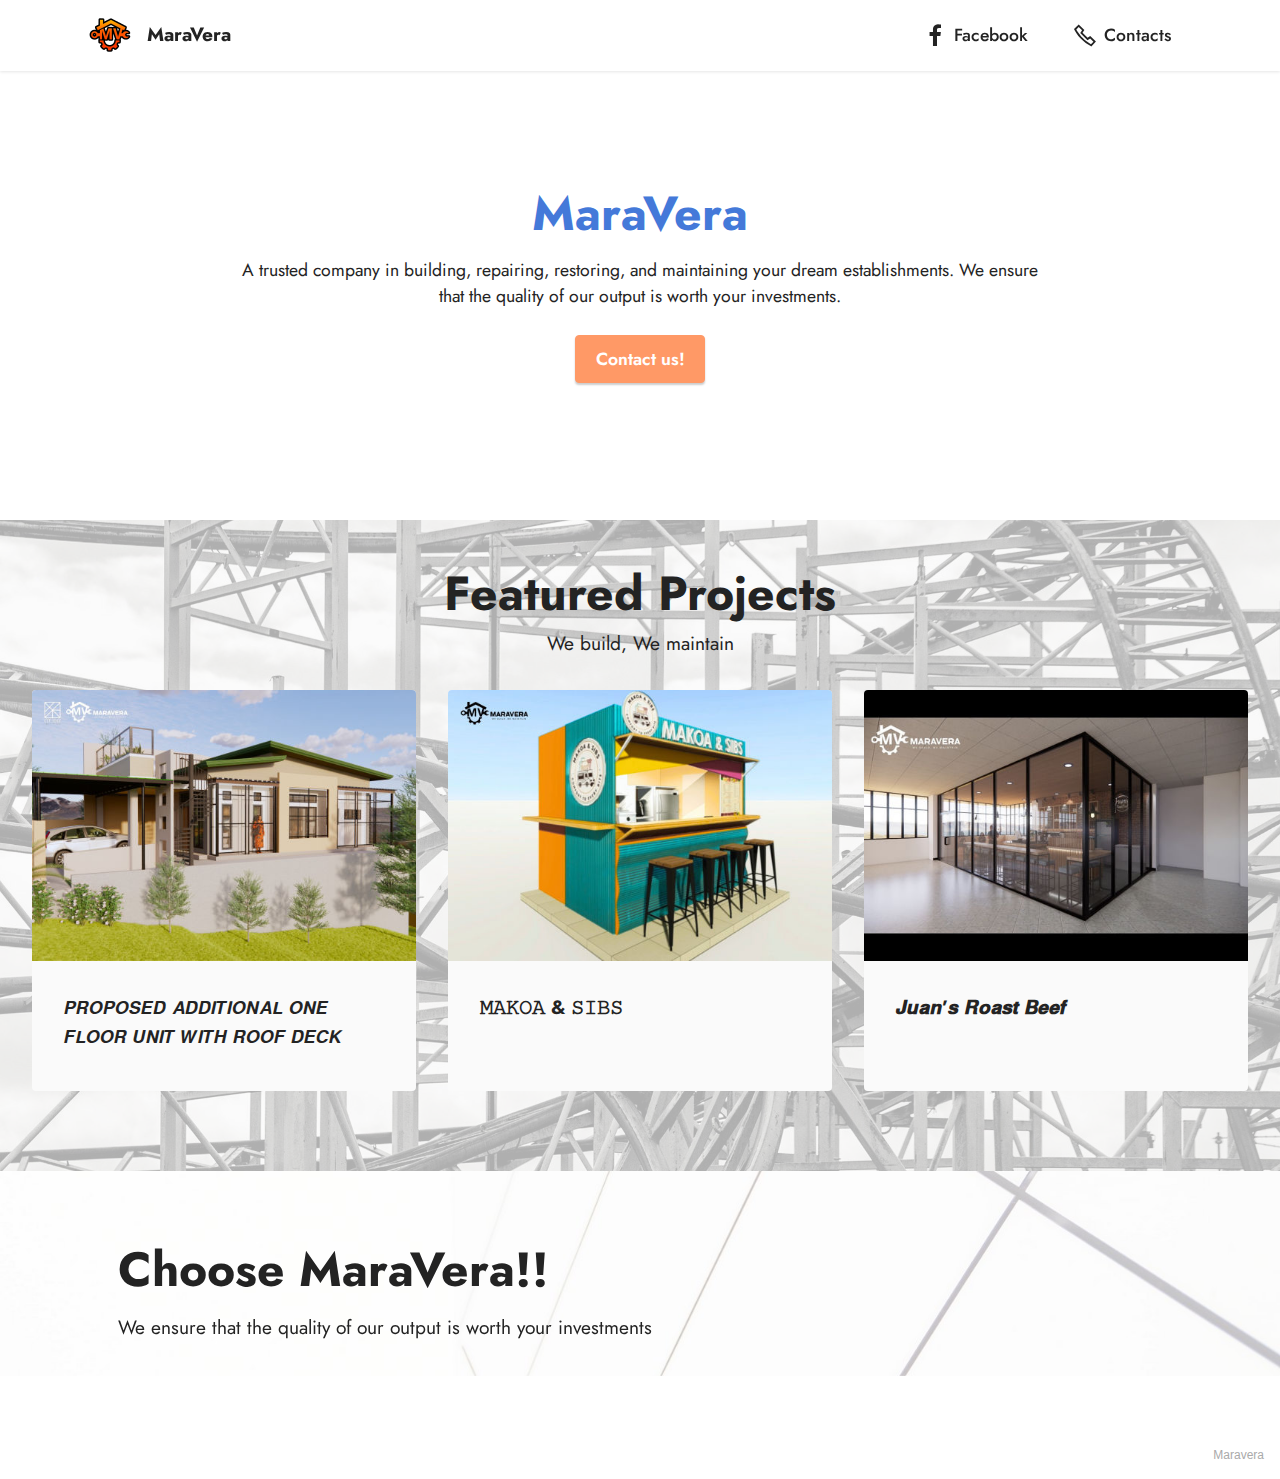
<file: index.html>
<!DOCTYPE html>
<html  >
<head>
 
  <meta charset="UTF-8">
  <meta http-equiv="X-UA-Compatible" content="IE=edge">
  <meta name="generator" content="Mobirise v5.3.5, mobirise.com">
  <meta name="viewport" content="width=device-width, initial-scale=1, minimum-scale=1">
  <link rel="shortcut icon" href="assets/images/mv-96x96.png" type="image/x-icon">
  <meta name="description" content="">
  
  
  <title>Maravera</title>
  <link rel="stylesheet" href="assets/web/assets/mobirise-icons2/mobirise2.css">
  <link rel="stylesheet" href="assets/tether/tether.min.css">
  <link rel="stylesheet" href="assets/bootstrap/css/bootstrap.min.css">
  <link rel="stylesheet" href="assets/bootstrap/css/bootstrap-grid.min.css">
  <link rel="stylesheet" href="assets/bootstrap/css/bootstrap-reboot.min.css">
  <link rel="stylesheet" href="assets/dropdown/css/style.css">
  <link rel="stylesheet" href="assets/socicon/css/styles.css">
  <link rel="stylesheet" href="assets/theme/css/style.css">
  <link rel="preload" href="https://fonts.googleapis.com/css?family=Jost:100,200,300,400,500,600,700,800,900,100i,200i,300i,400i,500i,600i,700i,800i,900i&display=swap" as="style" onload="this.onload=null;this.rel='stylesheet'">
  <noscript><link rel="stylesheet" href="https://fonts.googleapis.com/css?family=Jost:100,200,300,400,500,600,700,800,900,100i,200i,300i,400i,500i,600i,700i,800i,900i&display=swap"></noscript>
  <link rel="preload" as="style" href="assets/mobirise/css/mbr-additional.css"><link rel="stylesheet" href="assets/mobirise/css/mbr-additional.css" type="text/css">
  
  
  
  
</head>
<body>
  
  <section class="menu menu2 cid-uLJtc25G9B" once="menu" id="menu2-0">
    
    <nav class="navbar navbar-dropdown navbar-fixed-top navbar-expand-lg">
        <div class="container">
            <div class="navbar-brand">
                <span class="navbar-logo">
                    <a href="index.html#top">
                        <img src="assets/images/mv-96x96.png" alt="Maravera" style="height: 3rem;">
                    </a>
                </span>
                <span class="navbar-caption-wrap"><a class="navbar-caption text-black text-primary display-7" href="index.html#top">MaraVera</a></span>
            </div>
            <button class="navbar-toggler" type="button" data-toggle="collapse" data-target="#navbarSupportedContent" aria-controls="navbarNavAltMarkup" aria-expanded="false" aria-label="Toggle navigation">
                <div class="hamburger">
                    <span></span>
                    <span></span>
                    <span></span>
                    <span></span>
                </div>
            </button>
            <div class="collapse navbar-collapse" id="navbarSupportedContent">
                <ul class="navbar-nav nav-dropdown nav-right" data-app-modern-menu="true"><li class="nav-item"><a class="nav-link link text-black text-primary display-4" href="https://www.facebook.com/labli.nievera" target="_blank"><span class="socicon socicon-facebook mbr-iconfont mbr-iconfont-btn"></span>Facebook</a></li>
                    
                    <li class="nav-item"><a class="nav-link link text-black text-primary display-4" href="page1.html#top"><span class="mobi-mbri mobi-mbri-phone mbr-iconfont mbr-iconfont-btn"></span>Contacts</a>
                    </li></ul>
                
                
            </div>
        </div>
    </nav>
</section>

<section class="header9 cid-uLJKtmAyVF" data-bg-video="https://www.youtube.com/watch?v=SvApoH3n9FE" id="header9-4">

    

    <div class="mbr-overlay" style="opacity: 0.6; background-color: rgb(255, 255, 255);"></div>

    <div class="text-center container">
        <div class="row justify-content-center">
            <div class="col-md-12 col-lg-9">
                
                <h1 class="mbr-section-title mbr-fonts-style mb-3 display-2"><strong>MaraVera</strong></h1>
                <p class="mbr-text mbr-fonts-style display-4">
                    A trusted company in building, repairing, restoring, and maintaining your dream establishments. We ensure that the quality of our output is worth your investments.</p>
                <div class="mbr-section-btn mt-3"><a class="btn btn-danger display-4" href="page1.html#form3-b">Contact us!</a></div>
            </div>
        </div>
    </div>
</section>

<section class="gallery3 cid-uLJYGpbjCp" id="gallery3-8">
    
    <div class="mbr-overlay"></div>
    <div class="container-fluid">
        <div class="mbr-section-head">
            <h4 class="mbr-section-title mbr-fonts-style align-center mb-0 display-2"><strong>Featured Projects</strong></h4>
            <h5 class="mbr-section-subtitle mbr-fonts-style align-center mb-0 mt-2 display-7">We build, We maintain</h5>
        </div>
        <div class="row mt-4">
            <div class="item features-image сol-12 col-md-6 col-lg-4">
                <div class="item-wrapper">
                    <div class="item-img">
                        <img src="assets/images/494167971-1151157027024371-755658556910895347-n-518x366.jpg" alt="">
                    </div>
                    <div class="item-content">
                        <h5 class="item-title mbr-fonts-style display-7">𝙋𝙍𝙊𝙋𝙊𝙎𝙀𝘿 𝘼𝘿𝘿𝙄𝙏𝙄𝙊𝙉𝘼𝙇 𝙊𝙉𝙀 𝙁𝙇𝙊𝙊𝙍 𝙐𝙉𝙄𝙏 𝙒𝙄𝙏𝙃 𝙍𝙊𝙊𝙁 𝘿𝙀𝘾𝙆</h5>
                        
                        
                    </div>
                    
                </div>
            </div>
            <div class="item features-image сol-12 col-md-6 col-lg-4">
                <div class="item-wrapper">
                    <div class="item-img">
                        <img src="assets/images/492726478-1148464047293669-7239881166055645378-n-518x366.jpg" alt="">
                    </div>
                    <div class="item-content">
                        <h5 class="item-title mbr-fonts-style display-7"><strong>𝙼𝙰𝙺𝙾𝙰 &amp; 𝚂𝙸𝙱𝚂</strong></h5>
                        
                        
                    </div>
                    
                </div>
            </div>
            <div class="item features-image сol-12 col-md-6 col-lg-4">
                <div class="item-wrapper">
                    <div class="item-img">
                        <img src="assets/images/493097091-1145590940914313-8116580036131213173-n-518x366.jpg" alt="">
                    </div>
                    <div class="item-content">
                        <h5 class="item-title mbr-fonts-style display-7"><strong>𝑱𝒖𝒂𝒏’𝒔 𝑹𝒐𝒂𝒔𝒕 𝑩𝒆𝒆𝒇</strong></h5>
                        
                        
                    </div>
                    
                </div>
            </div>
            
        </div>
    </div>
</section>

<section class="header15 cid-uLJK1xXHQN mbr-parallax-background" id="header15-2">
    

    <div class="mbr-overlay" style="opacity: 0.2; background-color: rgb(255, 255, 255);">
    </div>

    <div class="container">
        <div class="row justify-content-center">
            <div class="col-12 col-md">
                <div class="text-wrapper">
                    <h2 class="mbr-section-title mb-3 mbr-fonts-style display-2">
                        <strong>Choose MaraVera!!</strong></h2>
                    <p class="mbr-text mb-3 mbr-fonts-style display-7">
                        We ensure that the quality of our output is worth your investments
                    </p>
                    
                </div>
            </div>
            <div class="mbr-figure col-12 col-md-4"><iframe class="mbr-embedded-video" src="https://www.youtube.com/embed/miQfvRHZqGk?rel=0&amp;amp;showinfo=0&amp;autoplay=1&amp;loop=1&amp;playlist=miQfvRHZqGk" width="1280" height="720" frameborder="0" allowfullscreen></iframe></div>
        </div>
    </div>
</section><section style="background-color: #fff; font-family: -apple-system, BlinkMacSystemFont, 'Segoe UI', 'Roboto', 'Helvetica Neue', Arial, sans-serif; color:#aaa; font-size:12px; padding: 0; align-items: center; display: flex;"><a href="https://mobirise.site/e" style="flex: 1 1; height: 3rem; padding-left: 1rem;"></a><p style="flex: 0 0 auto; margin:0; padding-right:1rem;">Maravera </p></section><script src="assets/web/assets/jquery/jquery.min.js"></script>  <script src="assets/popper/popper.min.js"></script>  <script src="assets/tether/tether.min.js"></script>  <script src="assets/bootstrap/js/bootstrap.min.js"></script>  <script src="assets/smoothscroll/smooth-scroll.js"></script>  <script src="assets/dropdown/js/nav-dropdown.js"></script>  <script src="assets/dropdown/js/navbar-dropdown.js"></script>  <script src="assets/touchswipe/jquery.touch-swipe.min.js"></script>  <script src="assets/ytplayer/jquery.mb.ytplayer.min.js"></script>  <script src="assets/vimeoplayer/jquery.mb.vimeo_player.js"></script>  <script src="assets/parallax/jarallax.min.js"></script>  <script src="assets/theme/js/script.js"></script>  
  
  
</body>
</html>
</file>
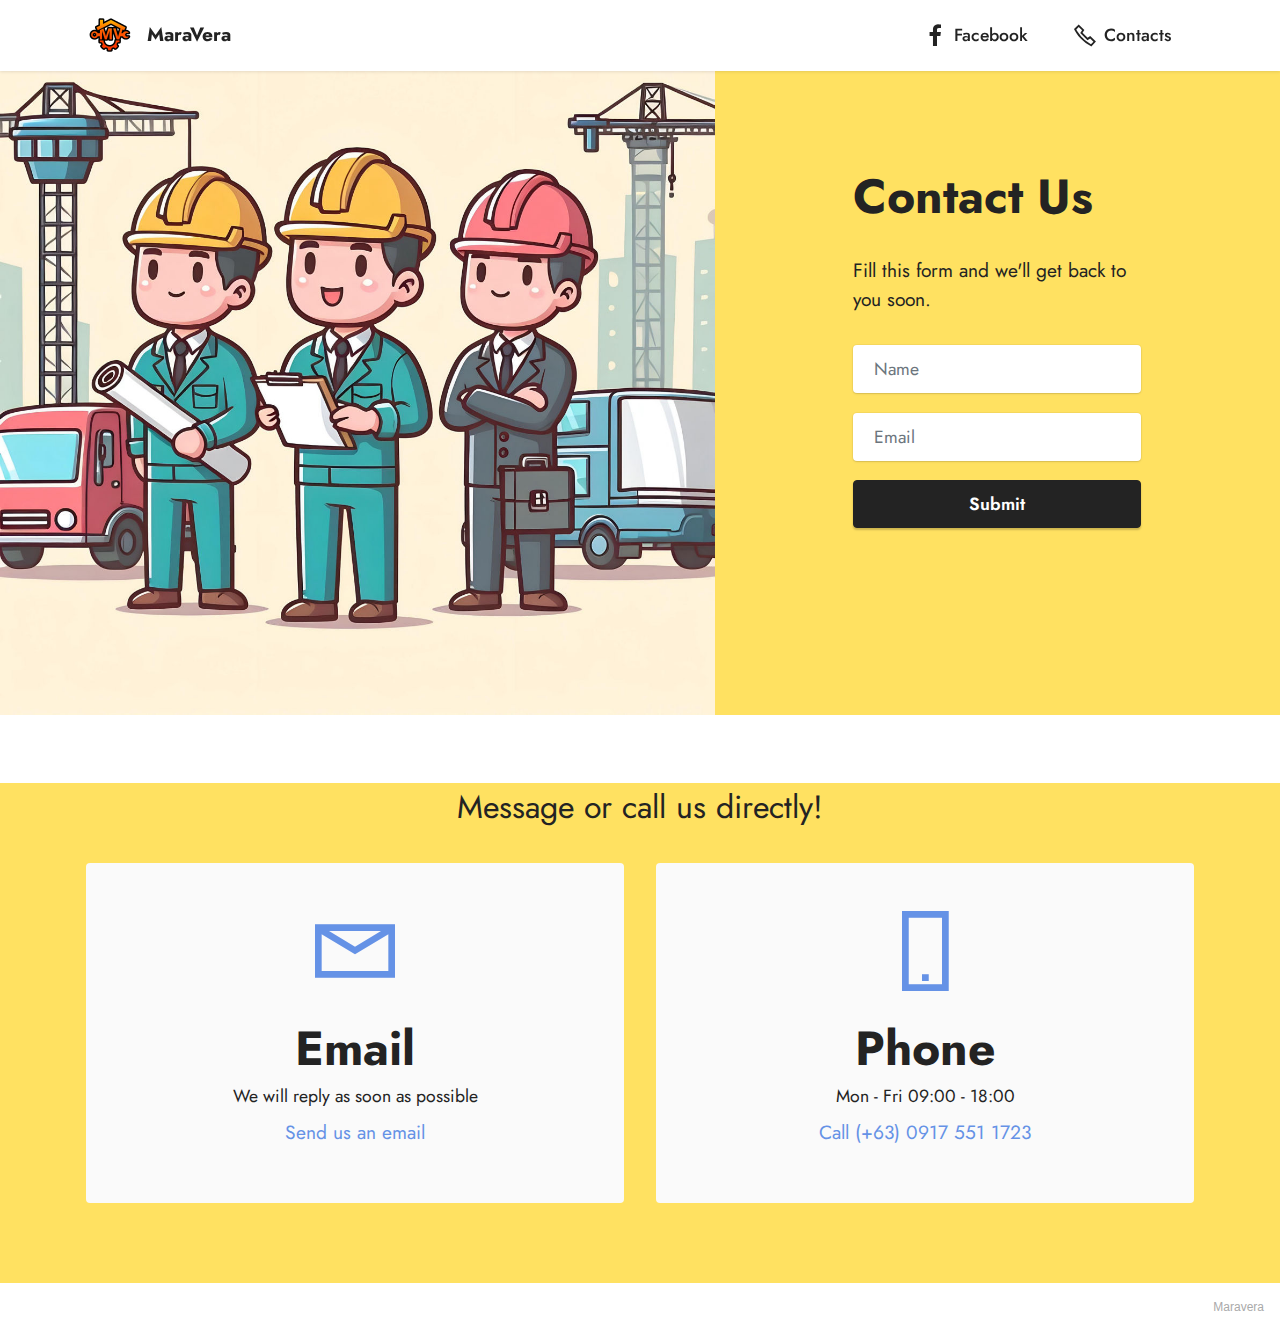
<file: page1.html>
<!DOCTYPE html>
<html  >
<head>
  
  <meta charset="UTF-8">
  <meta http-equiv="X-UA-Compatible" content="IE=edge">
  <meta name="generator" content="Mobirise v5.3.5, mobirise.com">
  <meta name="viewport" content="width=device-width, initial-scale=1, minimum-scale=1">
  <link rel="shortcut icon" href="assets/images/mv-96x96.png" type="image/x-icon">
  <meta name="description" content="">
  
  
  <title>Contacts</title>
  <link rel="stylesheet" href="assets/web/assets/mobirise-icons2/mobirise2.css">
  <link rel="stylesheet" href="assets/tether/tether.min.css">
  <link rel="stylesheet" href="assets/bootstrap/css/bootstrap.min.css">
  <link rel="stylesheet" href="assets/bootstrap/css/bootstrap-grid.min.css">
  <link rel="stylesheet" href="assets/bootstrap/css/bootstrap-reboot.min.css">
  <link rel="stylesheet" href="assets/formstyler/jquery.formstyler.css">
  <link rel="stylesheet" href="assets/formstyler/jquery.formstyler.theme.css">
  <link rel="stylesheet" href="assets/datepicker/jquery.datetimepicker.min.css">
  <link rel="stylesheet" href="assets/dropdown/css/style.css">
  <link rel="stylesheet" href="assets/socicon/css/styles.css">
  <link rel="stylesheet" href="assets/theme/css/style.css">
  <link rel="preload" href="https://fonts.googleapis.com/css?family=Jost:100,200,300,400,500,600,700,800,900,100i,200i,300i,400i,500i,600i,700i,800i,900i&display=swap" as="style" onload="this.onload=null;this.rel='stylesheet'">
  <noscript><link rel="stylesheet" href="https://fonts.googleapis.com/css?family=Jost:100,200,300,400,500,600,700,800,900,100i,200i,300i,400i,500i,600i,700i,800i,900i&display=swap"></noscript>
  <link rel="preload" as="style" href="assets/mobirise/css/mbr-additional.css"><link rel="stylesheet" href="assets/mobirise/css/mbr-additional.css" type="text/css">
  
  
  
  
</head>
<body>
  
  <section class="form3 cid-uLK45rDKIO" id="form3-b">

    

    

    <div class="container-fluid">
        <div class="row justify-content-center">
            <div class="col-lg-7 col-12">
                <div class="image-wrapper">
                    <img class="w-100" src="assets/images/mbr-1332x1332.jpg" alt="Maravera">
                </div>
            </div>
            <div class="col-lg-3 offset-lg-1 mbr-form" data-form-type="formoid">
                <form action="https://mobirise.eu/" method="POST" class="mbr-form form-with-styler" data-form-title="Form Name"><input type="hidden" name="email" data-form-email="true" value="W/TVF0A5qoRV4Aa9W6kD4dDw2QI5+siTZMH3VEGjc5FuVrW1nW+Ov7aqOzZoSrNu5RTHh9b6KbUX3AyrqbBVxJb8hESQQs0oiDLn7hGkIE7dkP5skK4QCFvzmFQyvLcf">
                    <div class="row">
                        <div hidden="hidden" data-form-alert="" class="alert alert-success col-12">Thanks for filling out
                            the form!</div>
                        <div hidden="hidden" data-form-alert-danger="" class="alert alert-danger col-12">Oops...! some
                            problem!</div>
                    </div>
                    <div class="dragArea row">
                        <div class="col-lg-12 col-md-12 col-sm-12">
                            <h1 class="mbr-section-title mb-4 display-2">
                                <strong>Contact Us</strong>
                            </h1>
                        </div>
                        <div class="col-lg-12 col-md-12 col-sm-12">
                            <p class="mbr-text mbr-fonts-style mb-4 display-7">Fill this form and we'll get back to you
                                soon.</p>
                        </div>
                        <div data-for="name" class="col-lg-12 col-md col-sm-12 form-group">
                            <input type="text" name="name" placeholder="Name" data-form-field="name" class="form-control" value="" id="name-form3-b">
                        </div>
                        <div class="col-lg-12 col-md col-sm-12 form-group" data-for="email">
                            <input type="email" name="email" placeholder="Email" data-form-field="email" class="form-control" value="" id="email-form3-b">
                        </div>
                        <div class="col-md-auto col-12 mbr-section-btn">
                            <button type="submit" class="btn btn-black display-4">Submit</button>
                        </div>
                    </div>
                </form>
            </div>
            <div class="offset-lg-1"></div>
        </div>
    </div>
</section>

<section class="menu menu2 cid-uLJtc25G9B" once="menu" id="menu2-a">
    
    <nav class="navbar navbar-dropdown navbar-fixed-top navbar-expand-lg">
        <div class="container">
            <div class="navbar-brand">
                <span class="navbar-logo">
                    <a href="index.html#top">
                        <img src="assets/images/mv-96x96.png" alt="Maravera" style="height: 3rem;">
                    </a>
                </span>
                <span class="navbar-caption-wrap"><a class="navbar-caption text-black text-primary display-7" href="index.html#top">MaraVera</a></span>
            </div>
            <button class="navbar-toggler" type="button" data-toggle="collapse" data-target="#navbarSupportedContent" aria-controls="navbarNavAltMarkup" aria-expanded="false" aria-label="Toggle navigation">
                <div class="hamburger">
                    <span></span>
                    <span></span>
                    <span></span>
                    <span></span>
                </div>
            </button>
            <div class="collapse navbar-collapse" id="navbarSupportedContent">
                <ul class="navbar-nav nav-dropdown nav-right" data-app-modern-menu="true"><li class="nav-item"><a class="nav-link link text-black text-primary display-4" href="https://www.facebook.com/labli.nievera" target="_blank"><span class="socicon socicon-facebook mbr-iconfont mbr-iconfont-btn"></span>Facebook</a></li>
                    
                    <li class="nav-item"><a class="nav-link link text-black text-primary display-4" href="page1.html#top"><span class="mobi-mbri mobi-mbri-phone mbr-iconfont mbr-iconfont-btn"></span>Contacts</a>
                    </li></ul>
                
                
            </div>
        </div>
    </nav>
</section>

<section class="contacts1 cid-uLK4eq0FUu" id="contacts1-c">

    

    
    <div class="container">
        <div class="mbr-section-head">
            
            <h4 class="mbr-section-subtitle mbr-fonts-style align-center mb-0 mt-2 display-5">
                Message or call us directly!</h4>
        </div>
        <div class="row justify-content-center mt-4">
            <div class="card col-12 col-lg-6">
                <div class="card-wrapper">
                    <div class="card-box align-center">
                        <div class="image-wrapper">
                            <span class="mbr-iconfont mobi-mbri-letter mobi-mbri"></span>
                        </div>
                        <h4 class="card-title mbr-fonts-style mb-2 display-2">
                            <strong>Email</strong>
                        </h4>
                        <p class="mbr-text mbr-fonts-style mb-2 display-4">
                            We will reply as soon as possible</p>
                        <h5 class="link mbr-fonts-style display-7"><a href="mailto:llmnievera@gmail.com" class="text-primary">Send us an
                                email</a>
                        </h5>
                    </div>
                </div>
            </div>
            <div class="card col-12 col-lg-6">
                <div class="card-wrapper">
                    <div class="card-box align-center">
                        <div class="image-wrapper">
                            <span class="mbr-iconfont mobi-mbri-mobile-2 mobi-mbri"></span>
                        </div>
                        <h4 class="card-title mbr-fonts-style align-center mb-2 display-2">
                            <strong>Phone</strong>
                        </h4>
                        <p class="mbr-text mbr-fonts-style mb-2 display-4">
                            Mon - Fri 09:00 - 18:00</p>
                        <h5 class="link mbr-black mbr-fonts-style display-7">
                            <a href="tel:+639175511723" class="text-primary">Call (+63) 0917 551 1723</a></h5>
                    </div>
                </div>
            </div>
        </div>
    </div>
</section><section style="background-color: #fff; font-family: -apple-system, BlinkMacSystemFont, 'Segoe UI', 'Roboto', 'Helvetica Neue', Arial, sans-serif; color:#aaa; font-size:12px; padding: 0; align-items: center; display: flex;"><a href="https://mobirise.site/f" style="flex: 1 1; height: 3rem; padding-left: 1rem;"></a><p style="flex: 0 0 auto; margin:0; padding-right:1rem;">Maravera </p></section><script src="assets/web/assets/jquery/jquery.min.js"></script>  <script src="assets/popper/popper.min.js"></script>  <script src="assets/tether/tether.min.js"></script>  <script src="assets/bootstrap/js/bootstrap.min.js"></script>  <script src="assets/smoothscroll/smooth-scroll.js"></script>  <script src="assets/formstyler/jquery.formstyler.js"></script>  <script src="assets/formstyler/jquery.formstyler.min.js"></script>  <script src="assets/datepicker/jquery.datetimepicker.full.js"></script>  <script src="assets/dropdown/js/nav-dropdown.js"></script>  <script src="assets/dropdown/js/navbar-dropdown.js"></script>  <script src="assets/touchswipe/jquery.touch-swipe.min.js"></script>  <script src="assets/theme/js/script.js"></script>  <script src="assets/formoid/formoid.min.js"></script>  
  
  
</body>
</html>
</file>
<file: assets/web/assets/mobirise-icons2/mobirise2.css>
@font-face {
  font-family: 'Moririse2';
  font-display: swap;
  src:  url('mobirise2.eot?f2bix4');
  src:  url('mobirise2.eot?f2bix4#iefix') format('embedded-opentype'),
    url('mobirise2.ttf?f2bix4') format('truetype'),
    url('mobirise2.woff?f2bix4') format('woff'),
    url('mobirise2.svg?f2bix4#mobirise2') format('svg');
  font-weight: normal;
  font-style: normal;
}

[class^="mobi-"], [class*=" mobi-"] {
  /* use !important to prevent issues with browser extensions that change fonts */
  font-family: 'Moririse2' !important;
  speak: none;
  font-style: normal;
  font-weight: normal;
  font-variant: normal;
  text-transform: none;
  line-height: 1;

  /* Better Font Rendering =========== */
  -webkit-font-smoothing: antialiased;
  -moz-osx-font-smoothing: grayscale;
}

.mobi-mbri-add-submenu:before {
  content: "\e900";
}
.mobi-mbri-alert:before {
  content: "\e901";
}
.mobi-mbri-align-center:before {
  content: "\e902";
}
.mobi-mbri-align-justify:before {
  content: "\e903";
}
.mobi-mbri-align-left:before {
  content: "\e904";
}
.mobi-mbri-align-right:before {
  content: "\e905";
}
.mobi-mbri-android:before {
  content: "\e906";
}
.mobi-mbri-apple:before {
  content: "\e907";
}
.mobi-mbri-arrow-down:before {
  content: "\e908";
}
.mobi-mbri-arrow-next:before {
  content: "\e909";
}
.mobi-mbri-arrow-prev:before {
  content: "\e90a";
}
.mobi-mbri-arrow-up:before {
  content: "\e90b";
}
.mobi-mbri-bold:before {
  content: "\e90c";
}
.mobi-mbri-bookmark:before {
  content: "\e90d";
}
.mobi-mbri-bootstrap:before {
  content: "\e90e";
}
.mobi-mbri-briefcase:before {
  content: "\e90f";
}
.mobi-mbri-browse:before {
  content: "\e910";
}
.mobi-mbri-bulleted-list:before {
  content: "\e911";
}
.mobi-mbri-calendar:before {
  content: "\e912";
}
.mobi-mbri-camera:before {
  content: "\e913";
}
.mobi-mbri-cart-add:before {
  content: "\e914";
}
.mobi-mbri-cart-full:before {
  content: "\e915";
}
.mobi-mbri-cash:before {
  content: "\e916";
}
.mobi-mbri-change-style:before {
  content: "\e917";
}
.mobi-mbri-chat:before {
  content: "\e918";
}
.mobi-mbri-clock:before {
  content: "\e919";
}
.mobi-mbri-close:before {
  content: "\e91a";
}
.mobi-mbri-cloud:before {
  content: "\e91b";
}
.mobi-mbri-code:before {
  content: "\e91c";
}
.mobi-mbri-contact-form:before {
  content: "\e91d";
}
.mobi-mbri-credit-card:before {
  content: "\e91e";
}
.mobi-mbri-cursor-click:before {
  content: "\e91f";
}
.mobi-mbri-cust-feedback:before {
  content: "\e920";
}
.mobi-mbri-database:before {
  content: "\e921";
}
.mobi-mbri-delivery:before {
  content: "\e922";
}
.mobi-mbri-desktop:before {
  content: "\e923";
}
.mobi-mbri-devices:before {
  content: "\e924";
}
.mobi-mbri-down:before {
  content: "\e925";
}
.mobi-mbri-download-2:before {
  content: "\e926";
}
.mobi-mbri-download:before {
  content: "\e927";
}
.mobi-mbri-drag-n-drop-2:before {
  content: "\e928";
}
.mobi-mbri-drag-n-drop:before {
  content: "\e929";
}
.mobi-mbri-edit-2:before {
  content: "\e92a";
}
.mobi-mbri-edit:before {
  content: "\e92b";
}
.mobi-mbri-error:before {
  content: "\e92c";
}
.mobi-mbri-extension:before {
  content: "\e92d";
}
.mobi-mbri-features:before {
  content: "\e92e";
}
.mobi-mbri-file:before {
  content: "\e92f";
}
.mobi-mbri-flag:before {
  content: "\e930";
}
.mobi-mbri-folder:before {
  content: "\e931";
}
.mobi-mbri-gift:before {
  content: "\e932";
}
.mobi-mbri-github:before {
  content: "\e933";
}
.mobi-mbri-globe-2:before {
  content: "\e934";
}
.mobi-mbri-globe:before {
  content: "\e935";
}
.mobi-mbri-growing-chart:before {
  content: "\e936";
}
.mobi-mbri-hearth:before {
  content: "\e937";
}
.mobi-mbri-help:before {
  content: "\e938";
}
.mobi-mbri-home:before {
  content: "\e939";
}
.mobi-mbri-hot-cup:before {
  content: "\e93a";
}
.mobi-mbri-idea:before {
  content: "\e93b";
}
.mobi-mbri-image-gallery:before {
  content: "\e93c";
}
.mobi-mbri-image-slider:before {
  content: "\e93d";
}
.mobi-mbri-info:before {
  content: "\e93e";
}
.mobi-mbri-italic:before {
  content: "\e93f";
}
.mobi-mbri-key:before {
  content: "\e940";
}
.mobi-mbri-laptop:before {
  content: "\e941";
}
.mobi-mbri-layers:before {
  content: "\e942";
}
.mobi-mbri-left-right:before {
  content: "\e943";
}
.mobi-mbri-left:before {
  content: "\e944";
}
.mobi-mbri-letter:before {
  content: "\e945";
}
.mobi-mbri-like:before {
  content: "\e946";
}
.mobi-mbri-link:before {
  content: "\e947";
}
.mobi-mbri-lock:before {
  content: "\e948";
}
.mobi-mbri-login:before {
  content: "\e949";
}
.mobi-mbri-logout:before {
  content: "\e94a";
}
.mobi-mbri-magic-stick:before {
  content: "\e94b";
}
.mobi-mbri-map-pin:before {
  content: "\e94c";
}
.mobi-mbri-menu:before {
  content: "\e94d";
}
.mobi-mbri-mobile-2:before {
  content: "\e94e";
}
.mobi-mbri-mobile-horizontal:before {
  content: "\e94f";
}
.mobi-mbri-mobile:before {
  content: "\e950";
}
.mobi-mbri-mobirise:before {
  content: "\e951";
}
.mobi-mbri-more-horizontal:before {
  content: "\e952";
}
.mobi-mbri-more-vertical:before {
  content: "\e953";
}
.mobi-mbri-music:before {
  content: "\e954";
}
.mobi-mbri-new-file:before {
  content: "\e955";
}
.mobi-mbri-numbered-list:before {
  content: "\e956";
}
.mobi-mbri-opened-folder:before {
  content: "\e957";
}
.mobi-mbri-pages:before {
  content: "\e958";
}
.mobi-mbri-paper-plane:before {
  content: "\e959";
}
.mobi-mbri-paperclip:before {
  content: "\e95a";
}
.mobi-mbri-phone:before {
  content: "\e95b";
}
.mobi-mbri-photo:before {
  content: "\e95c";
}
.mobi-mbri-photos:before {
  content: "\e95d";
}
.mobi-mbri-pin:before {
  content: "\e95e";
}
.mobi-mbri-play:before {
  content: "\e95f";
}
.mobi-mbri-plus:before {
  content: "\e960";
}
.mobi-mbri-preview:before {
  content: "\e961";
}
.mobi-mbri-print:before {
  content: "\e962";
}
.mobi-mbri-protect:before {
  content: "\e963";
}
.mobi-mbri-question:before {
  content: "\e964";
}
.mobi-mbri-quote-left:before {
  content: "\e965";
}
.mobi-mbri-quote-right:before {
  content: "\e966";
}
.mobi-mbri-redo:before {
  content: "\e967";
}
.mobi-mbri-refresh:before {
  content: "\e968";
}
.mobi-mbri-responsive-2:before {
  content: "\e969";
}
.mobi-mbri-responsive:before {
  content: "\e96a";
}
.mobi-mbri-right:before {
  content: "\e96b";
}
.mobi-mbri-rocket:before {
  content: "\e96c";
}
.mobi-mbri-sad-face:before {
  content: "\e96d";
}
.mobi-mbri-sale:before {
  content: "\e96e";
}
.mobi-mbri-save:before {
  content: "\e96f";
}
.mobi-mbri-search:before {
  content: "\e970";
}
.mobi-mbri-setting-2:before {
  content: "\e971";
}
.mobi-mbri-setting-3:before {
  content: "\e972";
}
.mobi-mbri-setting:before {
  content: "\e973";
}
.mobi-mbri-share:before {
  content: "\e974";
}
.mobi-mbri-shopping-bag:before {
  content: "\e975";
}
.mobi-mbri-shopping-basket:before {
  content: "\e976";
}
.mobi-mbri-shopping-cart:before {
  content: "\e977";
}
.mobi-mbri-sites:before {
  content: "\e978";
}
.mobi-mbri-smile-face:before {
  content: "\e979";
}
.mobi-mbri-speed:before {
  content: "\e97a";
}
.mobi-mbri-star:before {
  content: "\e97b";
}
.mobi-mbri-success:before {
  content: "\e97c";
}
.mobi-mbri-sun:before {
  content: "\e97d";
}
.mobi-mbri-sun2:before {
  content: "\e97e";
}
.mobi-mbri-tablet-vertical:before {
  content: "\e97f";
}
.mobi-mbri-tablet:before {
  content: "\e980";
}
.mobi-mbri-target:before {
  content: "\e981";
}
.mobi-mbri-timer:before {
  content: "\e982";
}
.mobi-mbri-to-ftp:before {
  content: "\e983";
}
.mobi-mbri-to-local-drive:before {
  content: "\e984";
}
.mobi-mbri-touch-swipe:before {
  content: "\e985";
}
.mobi-mbri-touch:before {
  content: "\e986";
}
.mobi-mbri-trash:before {
  content: "\e987";
}
.mobi-mbri-underline:before {
  content: "\e988";
}
.mobi-mbri-undo:before {
  content: "\e989";
}
.mobi-mbri-unlink:before {
  content: "\e98a";
}
.mobi-mbri-unlock:before {
  content: "\e98b";
}
.mobi-mbri-up-down:before {
  content: "\e98c";
}
.mobi-mbri-up:before {
  content: "\e98d";
}
.mobi-mbri-update:before {
  content: "\e98e";
}
.mobi-mbri-upload-2:before {
  content: "\e98f";
}
.mobi-mbri-upload:before {
  content: "\e990";
}
.mobi-mbri-user-2:before {
  content: "\e991";
}
.mobi-mbri-user:before {
  content: "\e992";
}
.mobi-mbri-users:before {
  content: "\e993";
}
.mobi-mbri-video-play:before {
  content: "\e994";
}
.mobi-mbri-video:before {
  content: "\e995";
}
.mobi-mbri-watch:before {
  content: "\e996";
}
.mobi-mbri-website-theme-2:before {
  content: "\e997";
}
.mobi-mbri-website-theme:before {
  content: "\e998";
}
.mobi-mbri-wifi:before {
  content: "\e999";
}
.mobi-mbri-windows:before {
  content: "\e99a";
}
.mobi-mbri-zoom-in:before {
  content: "\e99b";
}
.mobi-mbri-zoom-out:before {
  content: "\e99c";
}
</file>
<file: assets/dropdown/css/style.css>
.navbar-dropdown {
  left: 0;
  padding: 0;
  position: absolute;
  right: 0;
  top: 0;
  transition: all 0.45s ease;
  z-index: 1030;
  background: #282828; }
  .navbar-dropdown .navbar-logo {
    margin-right: 0.8rem;
    transition: margin 0.3s ease-in-out;
    vertical-align: middle; }
    .navbar-dropdown .navbar-logo img {
      height: 3.125rem;
      transition: all 0.3s ease-in-out; }
    .navbar-dropdown .navbar-logo.mbr-iconfont {
      font-size: 3.125rem;
      line-height: 3.125rem; }
  .navbar-dropdown .navbar-caption {
    font-weight: 700;
    white-space: normal;
    vertical-align: -4px;
    line-height: 3.125rem !important; }
    .navbar-dropdown .navbar-caption, .navbar-dropdown .navbar-caption:hover {
      color: inherit;
      text-decoration: none; }
  .navbar-dropdown .mbr-iconfont + .navbar-caption {
    vertical-align: -1px; }
  .navbar-dropdown.navbar-fixed-top {
    position: fixed; }
  .navbar-dropdown .navbar-brand span {
    vertical-align: -4px; }
  .navbar-dropdown.bg-color.transparent {
    background: none; }
  .navbar-dropdown.navbar-short .navbar-brand {
    padding: 0.625rem 0; }
    .navbar-dropdown.navbar-short .navbar-brand span {
      vertical-align: -1px; }
  .navbar-dropdown.navbar-short .navbar-caption {
    line-height: 2.375rem !important;
    vertical-align: -2px; }
  .navbar-dropdown.navbar-short .navbar-logo {
    margin-right: 0.5rem; }
    .navbar-dropdown.navbar-short .navbar-logo img {
      height: 2.375rem; }
    .navbar-dropdown.navbar-short .navbar-logo.mbr-iconfont {
      font-size: 2.375rem;
      line-height: 2.375rem; }
  .navbar-dropdown.navbar-short .mbr-table-cell {
    height: 3.625rem; }
  .navbar-dropdown .navbar-close {
    left: 0.6875rem;
    position: fixed;
    top: 0.75rem;
    z-index: 1000; }
  .navbar-dropdown .hamburger-icon {
    content: "";
    display: inline-block;
    vertical-align: middle;
    width: 16px;
    -webkit-box-shadow: 0 -6px 0 1px #282828,0 0 0 1px #282828,0 6px 0 1px #282828;
    -moz-box-shadow: 0 -6px 0 1px #282828,0 0 0 1px #282828,0 6px 0 1px #282828;
    box-shadow: 0 -6px 0 1px #282828,0 0 0 1px #282828,0 6px 0 1px #282828; }

.dropdown-menu .dropdown-toggle[data-toggle="dropdown-submenu"]::after {
  border-bottom: 0.35em solid transparent;
  border-left: 0.35em solid;
  border-right: 0;
  border-top: 0.35em solid transparent;
  margin-left: 0.3rem; }

.dropdown-menu .dropdown-item:focus {
  outline: 0; }

.nav-dropdown {
  font-size: 0.75rem;
  font-weight: 500;
  height: auto !important; }
  .nav-dropdown .nav-btn {
    padding-left: 1rem; }
  .nav-dropdown .link {
    margin: .667em 1.667em;
    font-weight: 500;
    padding: 0;
    transition: color .2s ease-in-out; }
    .nav-dropdown .link.dropdown-toggle {
      margin-right: 2.583em; }
      .nav-dropdown .link.dropdown-toggle::after {
        margin-left: .25rem;
        border-top: 0.35em solid;
        border-right: 0.35em solid transparent;
        border-left: 0.35em solid transparent;
        border-bottom: 0; }
      .nav-dropdown .link.dropdown-toggle[aria-expanded="true"] {
        margin: 0;
        padding: 0.667em 3.263em  0.667em 1.667em; }
  .nav-dropdown .link::after,
  .nav-dropdown .dropdown-item::after {
    color: inherit; }
  .nav-dropdown .btn {
    font-size: 0.75rem;
    font-weight: 700;
    letter-spacing: 0;
    margin-bottom: 0;
    padding-left: 1.25rem;
    padding-right: 1.25rem; }
  .nav-dropdown .dropdown-menu {
    border-radius: 0;
    border: 0;
    left: 0;
    margin: 0;
    padding-bottom: 1.25rem;
    padding-top: 1.25rem;
    position: relative; }
  .nav-dropdown .dropdown-submenu {
    margin-left: 0.125rem;
    top: 0; }
  .nav-dropdown .dropdown-item {
    font-weight: 500;
    line-height: 2;
    padding: 0.3846em 4.615em 0.3846em 1.5385em;
    position: relative;
    transition: color .2s ease-in-out, background-color .2s ease-in-out; }
    .nav-dropdown .dropdown-item::after {
      margin-top: -0.3077em;
      position: absolute;
      right: 1.1538em;
      top: 50%; }
    .nav-dropdown .dropdown-item:focus, .nav-dropdown .dropdown-item:hover {
      background: none; }

@media (max-width: 767px) {
  .nav-dropdown.navbar-toggleable-sm {
    bottom: 0;
    display: none;
    left: 0;
    overflow-x: hidden;
    position: fixed;
    top: 0;
    transform: translateX(-100%);
    -ms-transform: translateX(-100%);
    -webkit-transform: translateX(-100%);
    width: 18.75rem;
    z-index: 999; } }
.nav-dropdown.navbar-toggleable-xl {
  bottom: 0;
  display: none;
  left: 0;
  overflow-x: hidden;
  position: fixed;
  top: 0;
  transform: translateX(-100%);
  -ms-transform: translateX(-100%);
  -webkit-transform: translateX(-100%);
  width: 18.75rem;
  z-index: 999; }

.nav-dropdown-sm {
  display: block !important;
  overflow-x: hidden;
  overflow: auto;
  padding-top: 3.875rem; }
  .nav-dropdown-sm::after {
    content: "";
    display: block;
    height: 3rem;
    width: 100%; }
  .nav-dropdown-sm.collapse.in ~ .navbar-close {
    display: block !important; }
  .nav-dropdown-sm.collapsing, .nav-dropdown-sm.collapse.in {
    transform: translateX(0);
    -ms-transform: translateX(0);
    -webkit-transform: translateX(0);
    transition: all 0.25s ease-out;
    -webkit-transition: all 0.25s ease-out;
    background: #282828; }
  .nav-dropdown-sm.collapsing[aria-expanded="false"] {
    transform: translateX(-100%);
    -ms-transform: translateX(-100%);
    -webkit-transform: translateX(-100%); }
  .nav-dropdown-sm .nav-item {
    display: block;
    margin-left: 0 !important;
    padding-left: 0; }
  .nav-dropdown-sm .link,
  .nav-dropdown-sm .dropdown-item {
    border-top: 1px dotted rgba(255, 255, 255, 0.1);
    font-size: 0.8125rem;
    line-height: 1.6;
    margin: 0 !important;
    padding: 0.875rem 2.4rem 0.875rem 1.5625rem !important;
    position: relative;
    white-space: normal; }
    .nav-dropdown-sm .link:focus, .nav-dropdown-sm .link:hover,
    .nav-dropdown-sm .dropdown-item:focus,
    .nav-dropdown-sm .dropdown-item:hover {
      background: rgba(0, 0, 0, 0.2) !important;
      color: #c0a375; }
  .nav-dropdown-sm .nav-btn {
    position: relative;
    padding: 1.5625rem 1.5625rem 0 1.5625rem; }
    .nav-dropdown-sm .nav-btn::before {
      border-top: 1px dotted rgba(255, 255, 255, 0.1);
      content: "";
      left: 0;
      position: absolute;
      top: 0;
      width: 100%; }
    .nav-dropdown-sm .nav-btn + .nav-btn {
      padding-top: 0.625rem; }
      .nav-dropdown-sm .nav-btn + .nav-btn::before {
        display: none; }
  .nav-dropdown-sm .btn {
    padding: 0.625rem 0; }
  .nav-dropdown-sm .dropdown-toggle[data-toggle="dropdown-submenu"]::after {
    margin-left: .25rem;
    border-top: 0.35em solid;
    border-right: 0.35em solid transparent;
    border-left: 0.35em solid transparent;
    border-bottom: 0; }
  .nav-dropdown-sm .dropdown-toggle[data-toggle="dropdown-submenu"][aria-expanded="true"]::after {
    border-top: 0;
    border-right: 0.35em solid transparent;
    border-left: 0.35em solid transparent;
    border-bottom: 0.35em solid; }
  .nav-dropdown-sm .dropdown-menu {
    margin: 0;
    padding: 0;
    position: relative;
    top: 0;
    left: 0;
    width: 100%;
    border: 0;
    float: none;
    border-radius: 0;
    background: none; }
  .nav-dropdown-sm .dropdown-submenu {
    left: 100%;
    margin-left: 0.125rem;
    margin-top: -1.25rem;
    top: 0; }

.navbar-toggleable-sm .nav-dropdown .dropdown-menu {
  position: absolute; }

.navbar-toggleable-sm .nav-dropdown .dropdown-submenu {
  left: 100%;
  margin-left: 0.125rem;
  margin-top: -1.25rem;
  top: 0; }

.navbar-toggleable-sm.opened .nav-dropdown .dropdown-menu {
  position: relative; }

.navbar-toggleable-sm.opened .nav-dropdown .dropdown-submenu {
  left: 0;
  margin-left: 00rem;
  margin-top: 0rem;
  top: 0; }

.is-builder .nav-dropdown.collapsing {
  transition: none !important; }

/*# sourceMappingURL=style.css.map */
</file>
<file: assets/socicon/css/styles.css>
@charset "UTF-8";

@font-face {
  font-family: 'Socicon';
  src:  url('../fonts/socicon.eot');
  src:  url('../fonts/socicon.eot?#iefix') format('embedded-opentype'),
    url('../fonts/socicon.woff2') format('woff2'),
    url('../fonts/socicon.ttf') format('truetype'),
    url('../fonts/socicon.woff') format('woff'),
    url('../fonts/socicon.svg#socicon') format('svg');
  font-weight: normal;
  font-style: normal;
  font-display: swap;
}

[data-icon]:before {
  font-family: "socicon" !important;
  content: attr(data-icon);
  font-style: normal !important;
  font-weight: normal !important;
  font-variant: normal !important;
  text-transform: none !important;
  speak: none;
  line-height: 1;
  -webkit-font-smoothing: antialiased;
  -moz-osx-font-smoothing: grayscale;
}

[class^="socicon-"], [class*=" socicon-"] {
  /* use !important to prevent issues with browser extensions that change fonts */
  font-family: 'Socicon' !important;
  speak: none;
  font-style: normal;
  font-weight: normal;
  font-variant: normal;
  text-transform: none;
  line-height: 1;

  /* Better Font Rendering =========== */
  -webkit-font-smoothing: antialiased;
  -moz-osx-font-smoothing: grayscale;
}

.socicon-eitaa:before {
  content: "\e97c";
}
.socicon-soroush:before {
  content: "\e97d";
}
.socicon-bale:before {
  content: "\e97e";
}
.socicon-zazzle:before {
  content: "\e97b";
}
.socicon-society6:before {
  content: "\e97a";
}
.socicon-redbubble:before {
  content: "\e979";
}
.socicon-avvo:before {
  content: "\e978";
}
.socicon-stitcher:before {
  content: "\e977";
}
.socicon-googlehangouts:before {
  content: "\e974";
}
.socicon-dlive:before {
  content: "\e975";
}
.socicon-vsco:before {
  content: "\e976";
}
.socicon-flipboard:before {
  content: "\e973";
}
.socicon-ubuntu:before {
  content: "\e958";
}
.socicon-artstation:before {
  content: "\e959";
}
.socicon-invision:before {
  content: "\e95a";
}
.socicon-torial:before {
  content: "\e95b";
}
.socicon-collectorz:before {
  content: "\e95c";
}
.socicon-seenthis:before {
  content: "\e95d";
}
.socicon-googleplaymusic:before {
  content: "\e95e";
}
.socicon-debian:before {
  content: "\e95f";
}
.socicon-filmfreeway:before {
  content: "\e960";
}
.socicon-gnome:before {
  content: "\e961";
}
.socicon-itchio:before {
  content: "\e962";
}
.socicon-jamendo:before {
  content: "\e963";
}
.socicon-mix:before {
  content: "\e964";
}
.socicon-sharepoint:before {
  content: "\e965";
}
.socicon-tinder:before {
  content: "\e966";
}
.socicon-windguru:before {
  content: "\e967";
}
.socicon-cdbaby:before {
  content: "\e968";
}
.socicon-elementaryos:before {
  content: "\e969";
}
.socicon-stage32:before {
  content: "\e96a";
}
.socicon-tiktok:before {
  content: "\e96b";
}
.socicon-gitter:before {
  content: "\e96c";
}
.socicon-letterboxd:before {
  content: "\e96d";
}
.socicon-threema:before {
  content: "\e96e";
}
.socicon-splice:before {
  content: "\e96f";
}
.socicon-metapop:before {
  content: "\e970";
}
.socicon-naver:before {
  content: "\e971";
}
.socicon-remote:before {
  content: "\e972";
}
.socicon-internet:before {
  content: "\e957";
}
.socicon-moddb:before {
  content: "\e94b";
}
.socicon-indiedb:before {
  content: "\e94c";
}
.socicon-traxsource:before {
  content: "\e94d";
}
.socicon-gamefor:before {
  content: "\e94e";
}
.socicon-pixiv:before {
  content: "\e94f";
}
.socicon-myanimelist:before {
  content: "\e950";
}
.socicon-blackberry:before {
  content: "\e951";
}
.socicon-wickr:before {
  content: "\e952";
}
.socicon-spip:before {
  content: "\e953";
}
.socicon-napster:before {
  content: "\e954";
}
.socicon-beatport:before {
  content: "\e955";
}
.socicon-hackerone:before {
  content: "\e956";
}
.socicon-hackernews:before {
  content: "\e946";
}
.socicon-smashwords:before {
  content: "\e947";
}
.socicon-kobo:before {
  content: "\e948";
}
.socicon-bookbub:before {
  content: "\e949";
}
.socicon-mailru:before {
  content: "\e94a";
}
.socicon-gitlab:before {
  content: "\e945";
}
.socicon-instructables:before {
  content: "\e944";
}
.socicon-portfolio:before {
  content: "\e943";
}
.socicon-codered:before {
  content: "\e940";
}
.socicon-origin:before {
  content: "\e941";
}
.socicon-nextdoor:before {
  content: "\e942";
}
.socicon-udemy:before {
  content: "\e93f";
}
.socicon-livemaster:before {
  content: "\e93e";
}
.socicon-crunchbase:before {
  content: "\e93b";
}
.socicon-homefy:before {
  content: "\e93c";
}
.socicon-calendly:before {
  content: "\e93d";
}
.socicon-realtor:before {
  content: "\e90f";
}
.socicon-tidal:before {
  content: "\e910";
}
.socicon-qobuz:before {
  content: "\e911";
}
.socicon-natgeo:before {
  content: "\e912";
}
.socicon-mastodon:before {
  content: "\e913";
}
.socicon-unsplash:before {
  content: "\e914";
}
.socicon-homeadvisor:before {
  content: "\e915";
}
.socicon-angieslist:before {
  content: "\e916";
}
.socicon-codepen:before {
  content: "\e917";
}
.socicon-slack:before {
  content: "\e918";
}
.socicon-openaigym:before {
  content: "\e919";
}
.socicon-logmein:before {
  content: "\e91a";
}
.socicon-fiverr:before {
  content: "\e91b";
}
.socicon-gotomeeting:before {
  content: "\e91c";
}
.socicon-aliexpress:before {
  content: "\e91d";
}
.socicon-guru:before {
  content: "\e91e";
}
.socicon-appstore:before {
  content: "\e91f";
}
.socicon-homes:before {
  content: "\e920";
}
.socicon-zoom:before {
  content: "\e921";
}
.socicon-alibaba:before {
  content: "\e922";
}
.socicon-craigslist:before {
  content: "\e923";
}
.socicon-wix:before {
  content: "\e924";
}
.socicon-redfin:before {
  content: "\e925";
}
.socicon-googlecalendar:before {
  content: "\e926";
}
.socicon-shopify:before {
  content: "\e927";
}
.socicon-freelancer:before {
  content: "\e928";
}
.socicon-seedrs:before {
  content: "\e929";
}
.socicon-bing:before {
  content: "\e92a";
}
.socicon-doodle:before {
  content: "\e92b";
}
.socicon-bonanza:before {
  content: "\e92c";
}
.socicon-squarespace:before {
  content: "\e92d";
}
.socicon-toptal:before {
  content: "\e92e";
}
.socicon-gust:before {
  content: "\e92f";
}
.socicon-ask:before {
  content: "\e930";
}
.socicon-trulia:before {
  content: "\e931";
}
.socicon-loomly:before {
  content: "\e932";
}
.socicon-ghost:before {
  content: "\e933";
}
.socicon-upwork:before {
  content: "\e934";
}
.socicon-fundable:before {
  content: "\e935";
}
.socicon-booking:before {
  content: "\e936";
}
.socicon-googlemaps:before {
  content: "\e937";
}
.socicon-zillow:before {
  content: "\e938";
}
.socicon-niconico:before {
  content: "\e939";
}
.socicon-toneden:before {
  content: "\e93a";
}
.socicon-augment:before {
  content: "\e908";
}
.socicon-bitbucket:before {
  content: "\e909";
}
.socicon-fyuse:before {
  content: "\e90a";
}
.socicon-yt-gaming:before {
  content: "\e90b";
}
.socicon-sketchfab:before {
  content: "\e90c";
}
.socicon-mobcrush:before {
  content: "\e90d";
}
.socicon-microsoft:before {
  content: "\e90e";
}
.socicon-pandora:before {
  content: "\e907";
}
.socicon-messenger:before {
  content: "\e906";
}
.socicon-gamewisp:before {
  content: "\e905";
}
.socicon-bloglovin:before {
  content: "\e904";
}
.socicon-tunein:before {
  content: "\e903";
}
.socicon-gamejolt:before {
  content: "\e901";
}
.socicon-trello:before {
  content: "\e902";
}
.socicon-spreadshirt:before {
  content: "\e900";
}
.socicon-500px:before {
  content: "\e000";
}
.socicon-8tracks:before {
  content: "\e001";
}
.socicon-airbnb:before {
  content: "\e002";
}
.socicon-alliance:before {
  content: "\e003";
}
.socicon-amazon:before {
  content: "\e004";
}
.socicon-amplement:before {
  content: "\e005";
}
.socicon-android:before {
  content: "\e006";
}
.socicon-angellist:before {
  content: "\e007";
}
.socicon-apple:before {
  content: "\e008";
}
.socicon-appnet:before {
  content: "\e009";
}
.socicon-baidu:before {
  content: "\e00a";
}
.socicon-bandcamp:before {
  content: "\e00b";
}
.socicon-battlenet:before {
  content: "\e00c";
}
.socicon-mixer:before {
  content: "\e00d";
}
.socicon-bebee:before {
  content: "\e00e";
}
.socicon-bebo:before {
  content: "\e00f";
}
.socicon-behance:before {
  content: "\e010";
}
.socicon-blizzard:before {
  content: "\e011";
}
.socicon-blogger:before {
  content: "\e012";
}
.socicon-buffer:before {
  content: "\e013";
}
.socicon-chrome:before {
  content: "\e014";
}
.socicon-coderwall:before {
  content: "\e015";
}
.socicon-curse:before {
  content: "\e016";
}
.socicon-dailymotion:before {
  content: "\e017";
}
.socicon-deezer:before {
  content: "\e018";
}
.socicon-delicious:before {
  content: "\e019";
}
.socicon-deviantart:before {
  content: "\e01a";
}
.socicon-diablo:before {
  content: "\e01b";
}
.socicon-digg:before {
  content: "\e01c";
}
.socicon-discord:before {
  content: "\e01d";
}
.socicon-disqus:before {
  content: "\e01e";
}
.socicon-douban:before {
  content: "\e01f";
}
.socicon-draugiem:before {
  content: "\e020";
}
.socicon-dribbble:before {
  content: "\e021";
}
.socicon-drupal:before {
  content: "\e022";
}
.socicon-ebay:before {
  content: "\e023";
}
.socicon-ello:before {
  content: "\e024";
}
.socicon-endomodo:before {
  content: "\e025";
}
.socicon-envato:before {
  content: "\e026";
}
.socicon-etsy:before {
  content: "\e027";
}
.socicon-facebook:before {
  content: "\e028";
}
.socicon-feedburner:before {
  content: "\e029";
}
.socicon-filmweb:before {
  content: "\e02a";
}
.socicon-firefox:before {
  content: "\e02b";
}
.socicon-flattr:before {
  content: "\e02c";
}
.socicon-flickr:before {
  content: "\e02d";
}
.socicon-formulr:before {
  content: "\e02e";
}
.socicon-forrst:before {
  content: "\e02f";
}
.socicon-foursquare:before {
  content: "\e030";
}
.socicon-friendfeed:before {
  content: "\e031";
}
.socicon-github:before {
  content: "\e032";
}
.socicon-goodreads:before {
  content: "\e033";
}
.socicon-google:before {
  content: "\e034";
}
.socicon-googlescholar:before {
  content: "\e035";
}
.socicon-googlegroups:before {
  content: "\e036";
}
.socicon-googlephotos:before {
  content: "\e037";
}
.socicon-googleplus:before {
  content: "\e038";
}
.socicon-grooveshark:before {
  content: "\e039";
}
.socicon-hackerrank:before {
  content: "\e03a";
}
.socicon-hearthstone:before {
  content: "\e03b";
}
.socicon-hellocoton:before {
  content: "\e03c";
}
.socicon-heroes:before {
  content: "\e03d";
}
.socicon-smashcast:before {
  content: "\e03e";
}
.socicon-horde:before {
  content: "\e03f";
}
.socicon-houzz:before {
  content: "\e040";
}
.socicon-icq:before {
  content: "\e041";
}
.socicon-identica:before {
  content: "\e042";
}
.socicon-imdb:before {
  content: "\e043";
}
.socicon-instagram:before {
  content: "\e044";
}
.socicon-issuu:before {
  content: "\e045";
}
.socicon-istock:before {
  content: "\e046";
}
.socicon-itunes:before {
  content: "\e047";
}
.socicon-keybase:before {
  content: "\e048";
}
.socicon-lanyrd:before {
  content: "\e049";
}
.socicon-lastfm:before {
  content: "\e04a";
}
.socicon-line:before {
  content: "\e04b";
}
.socicon-linkedin:before {
  content: "\e04c";
}
.socicon-livejournal:before {
  content: "\e04d";
}
.socicon-lyft:before {
  content: "\e04e";
}
.socicon-macos:before {
  content: "\e04f";
}
.socicon-mail:before {
  content: "\e050";
}
.socicon-medium:before {
  content: "\e051";
}
.socicon-meetup:before {
  content: "\e052";
}
.socicon-mixcloud:before {
  content: "\e053";
}
.socicon-modelmayhem:before {
  content: "\e054";
}
.socicon-mumble:before {
  content: "\e055";
}
.socicon-myspace:before {
  content: "\e056";
}
.socicon-newsvine:before {
  content: "\e057";
}
.socicon-nintendo:before {
  content: "\e058";
}
.socicon-npm:before {
  content: "\e059";
}
.socicon-odnoklassniki:before {
  content: "\e05a";
}
.socicon-openid:before {
  content: "\e05b";
}
.socicon-opera:before {
  content: "\e05c";
}
.socicon-outlook:before {
  content: "\e05d";
}
.socicon-overwatch:before {
  content: "\e05e";
}
.socicon-patreon:before {
  content: "\e05f";
}
.socicon-paypal:before {
  content: "\e060";
}
.socicon-periscope:before {
  content: "\e061";
}
.socicon-persona:before {
  content: "\e062";
}
.socicon-pinterest:before {
  content: "\e063";
}
.socicon-play:before {
  content: "\e064";
}
.socicon-player:before {
  content: "\e065";
}
.socicon-playstation:before {
  content: "\e066";
}
.socicon-pocket:before {
  content: "\e067";
}
.socicon-qq:before {
  content: "\e068";
}
.socicon-quora:before {
  content: "\e069";
}
.socicon-raidcall:before {
  content: "\e06a";
}
.socicon-ravelry:before {
  content: "\e06b";
}
.socicon-reddit:before {
  content: "\e06c";
}
.socicon-renren:before {
  content: "\e06d";
}
.socicon-researchgate:before {
  content: "\e06e";
}
.socicon-residentadvisor:before {
  content: "\e06f";
}
.socicon-reverbnation:before {
  content: "\e070";
}
.socicon-rss:before {
  content: "\e071";
}
.socicon-sharethis:before {
  content: "\e072";
}
.socicon-skype:before {
  content: "\e073";
}
.socicon-slideshare:before {
  content: "\e074";
}
.socicon-smugmug:before {
  content: "\e075";
}
.socicon-snapchat:before {
  content: "\e076";
}
.socicon-songkick:before {
  content: "\e077";
}
.socicon-soundcloud:before {
  content: "\e078";
}
.socicon-spotify:before {
  content: "\e079";
}
.socicon-stackexchange:before {
  content: "\e07a";
}
.socicon-stackoverflow:before {
  content: "\e07b";
}
.socicon-starcraft:before {
  content: "\e07c";
}
.socicon-stayfriends:before {
  content: "\e07d";
}
.socicon-steam:before {
  content: "\e07e";
}
.socicon-storehouse:before {
  content: "\e07f";
}
.socicon-strava:before {
  content: "\e080";
}
.socicon-streamjar:before {
  content: "\e081";
}
.socicon-stumbleupon:before {
  content: "\e082";
}
.socicon-swarm:before {
  content: "\e083";
}
.socicon-teamspeak:before {
  content: "\e084";
}
.socicon-teamviewer:before {
  content: "\e085";
}
.socicon-technorati:before {
  content: "\e086";
}
.socicon-telegram:before {
  content: "\e087";
}
.socicon-tripadvisor:before {
  content: "\e088";
}
.socicon-tripit:before {
  content: "\e089";
}
.socicon-triplej:before {
  content: "\e08a";
}
.socicon-tumblr:before {
  content: "\e08b";
}
.socicon-twitch:before {
  content: "\e08c";
}
.socicon-twitter:before {
  content: "\e08d";
}
.socicon-uber:before {
  content: "\e08e";
}
.socicon-ventrilo:before {
  content: "\e08f";
}
.socicon-viadeo:before {
  content: "\e090";
}
.socicon-viber:before {
  content: "\e091";
}
.socicon-viewbug:before {
  content: "\e092";
}
.socicon-vimeo:before {
  content: "\e093";
}
.socicon-vine:before {
  content: "\e094";
}
.socicon-vkontakte:before {
  content: "\e095";
}
.socicon-warcraft:before {
  content: "\e096";
}
.socicon-wechat:before {
  content: "\e097";
}
.socicon-weibo:before {
  content: "\e098";
}
.socicon-whatsapp:before {
  content: "\e099";
}
.socicon-wikipedia:before {
  content: "\e09a";
}
.socicon-windows:before {
  content: "\e09b";
}
.socicon-wordpress:before {
  content: "\e09c";
}
.socicon-wykop:before {
  content: "\e09d";
}
.socicon-xbox:before {
  content: "\e09e";
}
.socicon-xing:before {
  content: "\e09f";
}
.socicon-yahoo:before {
  content: "\e0a0";
}
.socicon-yammer:before {
  content: "\e0a1";
}
.socicon-yandex:before {
  content: "\e0a2";
}
.socicon-yelp:before {
  content: "\e0a3";
}
.socicon-younow:before {
  content: "\e0a4";
}
.socicon-youtube:before {
  content: "\e0a5";
}
.socicon-zapier:before {
  content: "\e0a6";
}
.socicon-zerply:before {
  content: "\e0a7";
}
.socicon-zomato:before {
  content: "\e0a8";
}
.socicon-zynga:before {
  content: "\e0a9";
}
</file>
<file: assets/theme/css/style.css>
@charset "UTF-8";
section {
  background-color: #ffffff;
}

body {
  font-style: normal;
  line-height: 1.5;
  font-weight: 400;
  color: #232323;
  position: relative;
}

section,
.container,
.container-fluid {
  position: relative;
  word-wrap: break-word;
}

a.mbr-iconfont:hover {
  text-decoration: none;
}

.article .lead p,
.article .lead ul,
.article .lead ol,
.article .lead pre,
.article .lead blockquote {
  margin-bottom: 0;
}

a {
  font-style: normal;
  font-weight: 400;
  cursor: pointer;
}
a, a:hover {
  text-decoration: none;
}

.mbr-section-title {
  font-style: normal;
  line-height: 1.3;
}

.mbr-section-subtitle {
  line-height: 1.3;
}

.mbr-text {
  font-style: normal;
  line-height: 1.7;
}

h1,
h2,
h3,
h4,
h5,
h6,
.display-1,
.display-2,
.display-4,
.display-5,
.display-7,
span,
p,
a {
  line-height: 1;
  word-break: break-word;
  word-wrap: break-word;
  font-weight: 400;
}

b,
strong {
  font-weight: bold;
}

input:-webkit-autofill, input:-webkit-autofill:hover, input:-webkit-autofill:focus, input:-webkit-autofill:active {
  transition-delay: 9999s;
  -webkit-transition-property: background-color, color;
  transition-property: background-color, color;
}

textarea[type=hidden] {
  display: none;
}

section {
  background-position: 50% 50%;
  background-repeat: no-repeat;
  background-size: cover;
}
section .mbr-background-video,
section .mbr-background-video-preview {
  position: absolute;
  bottom: 0;
  left: 0;
  right: 0;
  top: 0;
}

.hidden {
  visibility: hidden;
}

.mbr-z-index20 {
  z-index: 20;
}

/*! Base colors */
.mbr-white {
  color: #ffffff;
}

.mbr-black {
  color: #111111;
}

.mbr-bg-white {
  background-color: #ffffff;
}

.mbr-bg-black {
  background-color: #000000;
}

/*! Text-aligns */
.align-left {
  text-align: left;
}

.align-center {
  text-align: center;
}

.align-right {
  text-align: right;
}

/*! Font-weight  */
.mbr-light {
  font-weight: 300;
}

.mbr-regular {
  font-weight: 400;
}

.mbr-semibold {
  font-weight: 500;
}

.mbr-bold {
  font-weight: 700;
}

/*! Media  */
.media-content {
  flex-basis: 100%;
}

.media-container-row {
  display: flex;
  flex-direction: row;
  flex-wrap: wrap;
  justify-content: center;
  align-content: center;
  align-items: start;
}
.media-container-row .media-size-item {
  width: 400px;
}

.media-container-column {
  display: flex;
  flex-direction: column;
  flex-wrap: wrap;
  justify-content: center;
  align-content: center;
  align-items: stretch;
}
.media-container-column > * {
  width: 100%;
}

@media (min-width: 992px) {
  .media-container-row {
    flex-wrap: nowrap;
  }
}
figure {
  margin-bottom: 0;
  overflow: hidden;
}

figure[mbr-media-size] {
  transition: width 0.1s;
}

img,
iframe {
  display: block;
  width: 100%;
}

.card {
  background-color: transparent;
  border: none;
}

.card-box {
  width: 100%;
}

.card-img {
  text-align: center;
  flex-shrink: 0;
  -webkit-flex-shrink: 0;
}

.media {
  max-width: 100%;
  margin: 0 auto;
}

.mbr-figure {
  align-self: center;
}

.media-container > div {
  max-width: 100%;
}

.mbr-figure img,
.card-img img {
  width: 100%;
}

@media (max-width: 991px) {
  .media-size-item {
    width: auto !important;
  }

  .media {
    width: auto;
  }

  .mbr-figure {
    width: 100% !important;
  }
}
/*! Buttons */
.mbr-section-btn {
  margin-left: -0.6rem;
  margin-right: -0.6rem;
  font-size: 0;
}

.btn {
  font-weight: 600;
  border-width: 1px;
  font-style: normal;
  margin: 0.6rem 0.6rem;
  white-space: normal;
  transition: all 0.2s ease-in-out;
  display: inline-flex;
  align-items: center;
  justify-content: center;
  word-break: break-word;
}

.btn-sm {
  font-weight: 600;
  letter-spacing: 0px;
  transition: all 0.3s ease-in-out;
}

.btn-md {
  font-weight: 600;
  letter-spacing: 0px;
  transition: all 0.3s ease-in-out;
}

.btn-lg {
  font-weight: 600;
  letter-spacing: 0px;
  transition: all 0.3s ease-in-out;
}

.btn-form {
  margin: 0;
}
.btn-form:hover {
  cursor: pointer;
}

nav .mbr-section-btn {
  margin-left: 0rem;
  margin-right: 0rem;
}

/*! Btn icon margin */
.btn .mbr-iconfont,
.btn.btn-sm .mbr-iconfont {
  order: 1;
  cursor: pointer;
  margin-left: 0.5rem;
  vertical-align: sub;
}

.btn.btn-md .mbr-iconfont,
.btn.btn-md .mbr-iconfont {
  margin-left: 0.8rem;
}

.mbr-regular {
  font-weight: 400;
}

.mbr-semibold {
  font-weight: 500;
}

.mbr-bold {
  font-weight: 700;
}

[type=submit] {
  -webkit-appearance: none;
}

/*! Full-screen */
.mbr-fullscreen .mbr-overlay {
  min-height: 100vh;
}

.mbr-fullscreen {
  display: flex;
  display: -moz-flex;
  display: -ms-flex;
  display: -o-flex;
  align-items: center;
  min-height: 100vh;
  padding-top: 3rem;
  padding-bottom: 3rem;
}

/*! Map */
.map {
  height: 25rem;
  position: relative;
}
.map iframe {
  width: 100%;
  height: 100%;
}

/*! Scroll to top arrow */
.mbr-arrow-up {
  bottom: 25px;
  right: 90px;
  position: fixed;
  text-align: right;
  z-index: 5000;
  color: #ffffff;
  font-size: 22px;
}

.mbr-arrow-up a {
  background: rgba(0, 0, 0, 0.2);
  border-radius: 50%;
  color: #fff;
  display: inline-block;
  height: 60px;
  width: 60px;
  border: 2px solid #fff;
  outline-style: none !important;
  position: relative;
  text-decoration: none;
  transition: all 0.3s ease-in-out;
  cursor: pointer;
  text-align: center;
}
.mbr-arrow-up a:hover {
  background-color: rgba(0, 0, 0, 0.4);
}
.mbr-arrow-up a i {
  line-height: 60px;
}

.mbr-arrow-up-icon {
  display: block;
  color: #fff;
}

.mbr-arrow-up-icon::before {
  content: "›";
  display: inline-block;
  font-family: serif;
  font-size: 22px;
  line-height: 1;
  font-style: normal;
  position: relative;
  top: 6px;
  left: -4px;
  transform: rotate(-90deg);
}

/*! Arrow Down */
.mbr-arrow {
  position: absolute;
  bottom: 45px;
  left: 50%;
  width: 60px;
  height: 60px;
  cursor: pointer;
  background-color: rgba(80, 80, 80, 0.5);
  border-radius: 50%;
  transform: translateX(-50%);
}
@media (max-width: 767px) {
  .mbr-arrow {
    display: none;
  }
}
.mbr-arrow > a {
  display: inline-block;
  text-decoration: none;
  outline-style: none;
  -webkit-animation: arrowdown 1.7s ease-in-out infinite;
          animation: arrowdown 1.7s ease-in-out infinite;
  color: #ffffff;
}
.mbr-arrow > a > i {
  position: absolute;
  top: -2px;
  left: 15px;
  font-size: 2rem;
}

#scrollToTop a i::before {
  content: "";
  position: absolute;
  display: block;
  border-bottom: 2.5px solid #fff;
  border-left: 2.5px solid #fff;
  width: 27.8%;
  height: 27.8%;
  left: 50%;
  top: 51%;
  transform: translateY(-30%) translateX(-50%) rotate(135deg);
}

@keyframes arrowdown {
  0% {
    transform: translateY(0px);
  }
  50% {
    transform: translateY(-5px);
  }
  100% {
    transform: translateY(0px);
  }
}
@-webkit-keyframes arrowdown {
  0% {
    transform: translateY(0px);
  }
  50% {
    transform: translateY(-5px);
  }
  100% {
    transform: translateY(0px);
  }
}
@media (max-width: 500px) {
  .mbr-arrow-up {
    left: 0;
    right: 0;
    text-align: center;
  }
}
/*Gradients animation*/
@keyframes gradient-animation {
  from {
    background-position: 0% 100%;
    -webkit-animation-timing-function: ease-in-out;
            animation-timing-function: ease-in-out;
  }
  to {
    background-position: 100% 0%;
    -webkit-animation-timing-function: ease-in-out;
            animation-timing-function: ease-in-out;
  }
}
@-webkit-keyframes gradient-animation {
  from {
    background-position: 0% 100%;
    -webkit-animation-timing-function: ease-in-out;
            animation-timing-function: ease-in-out;
  }
  to {
    background-position: 100% 0%;
    -webkit-animation-timing-function: ease-in-out;
            animation-timing-function: ease-in-out;
  }
}
.bg-gradient {
  background-size: 200% 200%;
  animation: gradient-animation 5s infinite alternate;
  -webkit-animation: gradient-animation 5s infinite alternate;
}

.menu .navbar-brand {
  display: -webkit-flex;
}
.menu .navbar-brand span {
  display: flex;
  display: -webkit-flex;
}
.menu .navbar-brand .navbar-caption-wrap {
  display: -webkit-flex;
}
.menu .navbar-brand .navbar-logo img {
  display: -webkit-flex;
  width: auto;
}
@media (min-width: 768px) and (max-width: 991px) {
  .menu .navbar-toggleable-sm .navbar-nav {
    display: -ms-flexbox;
  }
}
@media (max-width: 991px) {
  .menu .navbar-collapse {
    max-height: 93.5vh;
  }
  .menu .navbar-collapse.show {
    overflow: auto;
  }
}
@media (min-width: 992px) {
  .menu .navbar-nav.nav-dropdown {
    display: -webkit-flex;
  }
  .menu .navbar-toggleable-sm .navbar-collapse {
    display: -webkit-flex !important;
  }
  .menu .collapsed .navbar-collapse {
    max-height: 93.5vh;
  }
  .menu .collapsed .navbar-collapse.show {
    overflow: auto;
  }
}
@media (max-width: 767px) {
  .menu .navbar-collapse {
    max-height: 80vh;
  }
}

.nav-link .mbr-iconfont {
  margin-right: 0.5rem;
}

.navbar {
  display: -webkit-flex;
  -webkit-flex-wrap: wrap;
  -webkit-align-items: center;
  -webkit-justify-content: space-between;
}

.navbar-collapse {
  -webkit-flex-basis: 100%;
  -webkit-flex-grow: 1;
  -webkit-align-items: center;
}

.nav-dropdown .link {
  padding: 0.667em 1.667em !important;
  margin: 0 !important;
}

.nav {
  display: -webkit-flex;
  -webkit-flex-wrap: wrap;
}

.row {
  display: -webkit-flex;
  -webkit-flex-wrap: wrap;
}

.justify-content-center {
  -webkit-justify-content: center;
}

.form-inline {
  display: -webkit-flex;
}

.card-wrapper {
  -webkit-flex: 1;
}

.carousel-control {
  z-index: 10;
  display: -webkit-flex;
}

.carousel-controls {
  display: -webkit-flex;
}

.media {
  display: -webkit-flex;
}

.form-group:focus {
  outline: none;
}

.jq-selectbox__select {
  padding: 7px 0;
  position: relative;
}

.jq-selectbox__dropdown {
  overflow: hidden;
  border-radius: 10px;
  position: absolute;
  top: 100%;
  left: 0 !important;
  width: 100% !important;
}

.jq-selectbox__trigger-arrow {
  right: 0;
  transform: translateY(-50%);
}

.jq-selectbox li {
  padding: 1.07em 0.5em;
}

input[type=range] {
  padding-left: 0 !important;
  padding-right: 0 !important;
}

.modal-dialog,
.modal-content {
  height: 100%;
}

.modal-dialog .carousel-inner {
  height: calc(100vh - 1.75rem);
}
@media (max-width: 575px) {
  .modal-dialog .carousel-inner {
    height: calc(100vh - 1rem);
  }
}

.carousel-item {
  text-align: center;
}

.carousel-item img {
  margin: auto;
}

.navbar-toggler {
  align-self: flex-start;
  padding: 0.25rem 0.75rem;
  font-size: 1.25rem;
  line-height: 1;
  background: transparent;
  border: 1px solid transparent;
  border-radius: 0.25rem;
}

.navbar-toggler:focus,
.navbar-toggler:hover {
  text-decoration: none;
}

.navbar-toggler-icon {
  display: inline-block;
  width: 1.5em;
  height: 1.5em;
  vertical-align: middle;
  content: "";
  background: no-repeat center center;
  background-size: 100% 100%;
}

.navbar-toggler-left {
  position: absolute;
  left: 1rem;
}

.navbar-toggler-right {
  position: absolute;
  right: 1rem;
}

.card-img {
  width: auto;
}

.menu .navbar.collapsed:not(.beta-menu) {
  flex-direction: column;
}

.carousel-item.active,
.carousel-item-next,
.carousel-item-prev {
  display: flex;
}

.note-air-layout .dropup .dropdown-menu,
.note-air-layout .navbar-fixed-bottom .dropdown .dropdown-menu {
  bottom: initial !important;
}

html,
body {
  height: auto;
  min-height: 100vh;
}

.dropup .dropdown-toggle::after {
  display: none;
}

.form-asterisk {
  font-family: initial;
  position: absolute;
  top: -2px;
  font-weight: normal;
}

.form-control-label {
  position: relative;
  cursor: pointer;
  margin-bottom: 0.357em;
  padding: 0;
}

.alert {
  color: #ffffff;
  border-radius: 0;
  border: 0;
  font-size: 1.1rem;
  line-height: 1.5;
  margin-bottom: 1.875rem;
  padding: 1.25rem;
  position: relative;
  text-align: center;
}
.alert.alert-form::after {
  background-color: inherit;
  bottom: -7px;
  content: "";
  display: block;
  height: 14px;
  left: 50%;
  margin-left: -7px;
  position: absolute;
  transform: rotate(45deg);
  width: 14px;
}

.form-control {
  background-color: #ffffff;
  background-clip: border-box;
  color: #232323;
  line-height: 1rem !important;
  height: auto;
  padding: 0.6rem 1.2rem;
  transition: border-color 0.25s ease 0s;
  border: 1px solid transparent !important;
  border-radius: 4px;
  box-shadow: rgba(0, 0, 0, 0.07) 0px 1px 1px 0px, rgba(0, 0, 0, 0.07) 0px 1px 3px 0px, rgba(0, 0, 0, 0.03) 0px 0px 0px 1px;
}
.form-active .form-control:invalid {
  border-color: red;
}

form .row {
  margin-left: -0.6rem;
  margin-right: -0.6rem;
}
form .row [class*=col] {
  padding-left: 0.6rem;
  padding-right: 0.6rem;
}

form .mbr-section-btn {
  margin: 0;
  padding-left: 0.6rem;
  padding-right: 0.6rem;
}

form .btn {
  display: flex;
  padding: 0.6rem 1.2rem;
  margin: 0;
}

form .form-check-input {
  margin-top: 0.5;
}

textarea.form-control {
  line-height: 1.5rem !important;
}

.form-group {
  margin-bottom: 1.2rem;
}

.form-control,
form .btn {
  min-height: 48px;
}

.gdpr-block label span.textGDPR input[name=gdpr] {
  top: 7px;
}

.form-control:focus {
  box-shadow: none;
}

:focus {
  outline: none;
}

.mbr-overlay {
  background-color: #000;
  bottom: 0;
  left: 0;
  opacity: 0.5;
  position: absolute;
  right: 0;
  top: 0;
  z-index: 0;
  pointer-events: none;
}

blockquote {
  font-style: italic;
  padding: 3rem;
  font-size: 1.09rem;
  position: relative;
  border-left: 3px solid;
}

ul,
ol,
pre,
blockquote {
  margin-bottom: 2.3125rem;
}

.mt-4 {
  margin-top: 2rem !important;
}

.mb-4 {
  margin-bottom: 2rem !important;
}

@media (min-width: 992px) {
  .container {
    padding-left: 16px;
    padding-right: 16px;
  }

  .row {
    margin-left: -16px;
    margin-right: -16px;
  }
  .row > [class*=col] {
    padding-left: 16px;
    padding-right: 16px;
  }
}
@media (min-width: 768px) {
  .container-fluid {
    padding-left: 32px;
    padding-right: 32px;
  }
}
@media (min-width: 768px) and (max-width: 991px) {
  .mbr-container {
    padding-left: 32px;
    padding-right: 32px;
  }
}
@media (max-width: 767px) {
  .mbr-container {
    padding-left: 16px;
    padding-right: 16px;
  }
}
.card-wrapper,
.item-wrapper {
  overflow: hidden;
}

.app-video-wrapper > img {
  opacity: 1;
}.engine {
	position: absolute;
	text-indent: -2400px;
	text-align: center;
	padding: 0;
	top: 0;
	left: -2400px;
}
</file>
<file: assets/mobirise/css/mbr-additional.css>
body {
  font-family: Jost;
}
.display-1 {
  font-family: 'Jost', sans-serif;
  font-size: 4.6rem;
  line-height: 1.1;
}
.display-1 > .mbr-iconfont {
  font-size: 5.75rem;
}
.display-2 {
  font-family: 'Jost', sans-serif;
  font-size: 3rem;
  line-height: 1.1;
}
.display-2 > .mbr-iconfont {
  font-size: 3.75rem;
}
.display-4 {
  font-family: 'Jost', sans-serif;
  font-size: 1.1rem;
  line-height: 1.5;
}
.display-4 > .mbr-iconfont {
  font-size: 1.375rem;
}
.display-5 {
  font-family: 'Jost', sans-serif;
  font-size: 2rem;
  line-height: 1.5;
}
.display-5 > .mbr-iconfont {
  font-size: 2.5rem;
}
.display-7 {
  font-family: 'Jost', sans-serif;
  font-size: 1.2rem;
  line-height: 1.5;
}
.display-7 > .mbr-iconfont {
  font-size: 1.5rem;
}
/* ---- Fluid typography for mobile devices ---- */
/* 1.4 - font scale ratio ( bootstrap == 1.42857 ) */
/* 100vw - current viewport width */
/* (48 - 20)  48 == 48rem == 768px, 20 == 20rem == 320px(minimal supported viewport) */
/* 0.65 - min scale variable, may vary */
@media (max-width: 992px) {
  .display-1 {
    font-size: 3.68rem;
  }
}
@media (max-width: 768px) {
  .display-1 {
    font-size: 3.22rem;
    font-size: calc( 2.26rem + (4.6 - 2.26) * ((100vw - 20rem) / (48 - 20)));
    line-height: calc( 1.1 * (2.26rem + (4.6 - 2.26) * ((100vw - 20rem) / (48 - 20))));
  }
  .display-2 {
    font-size: 2.4rem;
    font-size: calc( 1.7rem + (3 - 1.7) * ((100vw - 20rem) / (48 - 20)));
    line-height: calc( 1.3 * (1.7rem + (3 - 1.7) * ((100vw - 20rem) / (48 - 20))));
  }
  .display-4 {
    font-size: 0.88rem;
    font-size: calc( 1.0350000000000001rem + (1.1 - 1.0350000000000001) * ((100vw - 20rem) / (48 - 20)));
    line-height: calc( 1.4 * (1.0350000000000001rem + (1.1 - 1.0350000000000001) * ((100vw - 20rem) / (48 - 20))));
  }
  .display-5 {
    font-size: 1.6rem;
    font-size: calc( 1.35rem + (2 - 1.35) * ((100vw - 20rem) / (48 - 20)));
    line-height: calc( 1.4 * (1.35rem + (2 - 1.35) * ((100vw - 20rem) / (48 - 20))));
  }
  .display-7 {
    font-size: 0.96rem;
    font-size: calc( 1.07rem + (1.2 - 1.07) * ((100vw - 20rem) / (48 - 20)));
    line-height: calc( 1.4 * (1.07rem + (1.2 - 1.07) * ((100vw - 20rem) / (48 - 20))));
  }
}
/* Buttons */
.btn {
  padding: 0.6rem 1.2rem;
  border-radius: 4px;
}
.btn-sm {
  padding: 0.6rem 1.2rem;
  border-radius: 4px;
}
.btn-md {
  padding: 0.6rem 1.2rem;
  border-radius: 4px;
}
.btn-lg {
  padding: 1rem 2.6rem;
  border-radius: 4px;
}
.bg-primary {
  background-color: #6592e6 !important;
}
.bg-success {
  background-color: #40b0bf !important;
}
.bg-info {
  background-color: #47b5ed !important;
}
.bg-warning {
  background-color: #ffe161 !important;
}
.bg-danger {
  background-color: #ff9966 !important;
}
.btn-primary,
.btn-primary:active {
  background-color: #6592e6 !important;
  border-color: #6592e6 !important;
  color: #ffffff !important;
  box-shadow: 0 2px 2px 0 rgba(0, 0, 0, 0.2);
}
.btn-primary:hover,
.btn-primary:focus,
.btn-primary.focus,
.btn-primary.active {
  color: #ffffff !important;
  background-color: #2260d2 !important;
  border-color: #2260d2 !important;
  box-shadow: 0 2px 5px 0 rgba(0, 0, 0, 0.2);
}
.btn-primary.disabled,
.btn-primary:disabled {
  color: #ffffff !important;
  background-color: #2260d2 !important;
  border-color: #2260d2 !important;
}
.btn-secondary,
.btn-secondary:active {
  background-color: #ff6666 !important;
  border-color: #ff6666 !important;
  color: #ffffff !important;
  box-shadow: 0 2px 2px 0 rgba(0, 0, 0, 0.2);
}
.btn-secondary:hover,
.btn-secondary:focus,
.btn-secondary.focus,
.btn-secondary.active {
  color: #ffffff !important;
  background-color: #ff0f0f !important;
  border-color: #ff0f0f !important;
  box-shadow: 0 2px 5px 0 rgba(0, 0, 0, 0.2);
}
.btn-secondary.disabled,
.btn-secondary:disabled {
  color: #ffffff !important;
  background-color: #ff0f0f !important;
  border-color: #ff0f0f !important;
}
.btn-info,
.btn-info:active {
  background-color: #47b5ed !important;
  border-color: #47b5ed !important;
  color: #ffffff !important;
  box-shadow: 0 2px 2px 0 rgba(0, 0, 0, 0.2);
}
.btn-info:hover,
.btn-info:focus,
.btn-info.focus,
.btn-info.active {
  color: #ffffff !important;
  background-color: #148cca !important;
  border-color: #148cca !important;
  box-shadow: 0 2px 5px 0 rgba(0, 0, 0, 0.2);
}
.btn-info.disabled,
.btn-info:disabled {
  color: #ffffff !important;
  background-color: #148cca !important;
  border-color: #148cca !important;
}
.btn-success,
.btn-success:active {
  background-color: #40b0bf !important;
  border-color: #40b0bf !important;
  color: #ffffff !important;
  box-shadow: 0 2px 2px 0 rgba(0, 0, 0, 0.2);
}
.btn-success:hover,
.btn-success:focus,
.btn-success.focus,
.btn-success.active {
  color: #ffffff !important;
  background-color: #2a747e !important;
  border-color: #2a747e !important;
  box-shadow: 0 2px 5px 0 rgba(0, 0, 0, 0.2);
}
.btn-success.disabled,
.btn-success:disabled {
  color: #ffffff !important;
  background-color: #2a747e !important;
  border-color: #2a747e !important;
}
.btn-warning,
.btn-warning:active {
  background-color: #ffe161 !important;
  border-color: #ffe161 !important;
  color: #614f00 !important;
  box-shadow: 0 2px 2px 0 rgba(0, 0, 0, 0.2);
}
.btn-warning:hover,
.btn-warning:focus,
.btn-warning.focus,
.btn-warning.active {
  color: #0a0800 !important;
  background-color: #ffd10a !important;
  border-color: #ffd10a !important;
  box-shadow: 0 2px 5px 0 rgba(0, 0, 0, 0.2);
}
.btn-warning.disabled,
.btn-warning:disabled {
  color: #614f00 !important;
  background-color: #ffd10a !important;
  border-color: #ffd10a !important;
}
.btn-danger,
.btn-danger:active {
  background-color: #ff9966 !important;
  border-color: #ff9966 !important;
  color: #ffffff !important;
  box-shadow: 0 2px 2px 0 rgba(0, 0, 0, 0.2);
}
.btn-danger:hover,
.btn-danger:focus,
.btn-danger.focus,
.btn-danger.active {
  color: #ffffff !important;
  background-color: #ff5f0f !important;
  border-color: #ff5f0f !important;
  box-shadow: 0 2px 5px 0 rgba(0, 0, 0, 0.2);
}
.btn-danger.disabled,
.btn-danger:disabled {
  color: #ffffff !important;
  background-color: #ff5f0f !important;
  border-color: #ff5f0f !important;
}
.btn-white,
.btn-white:active {
  background-color: #fafafa !important;
  border-color: #fafafa !important;
  color: #7a7a7a !important;
  box-shadow: 0 2px 2px 0 rgba(0, 0, 0, 0.2);
}
.btn-white:hover,
.btn-white:focus,
.btn-white.focus,
.btn-white.active {
  color: #4f4f4f !important;
  background-color: #cfcfcf !important;
  border-color: #cfcfcf !important;
  box-shadow: 0 2px 5px 0 rgba(0, 0, 0, 0.2);
}
.btn-white.disabled,
.btn-white:disabled {
  color: #7a7a7a !important;
  background-color: #cfcfcf !important;
  border-color: #cfcfcf !important;
}
.btn-black,
.btn-black:active {
  background-color: #232323 !important;
  border-color: #232323 !important;
  color: #ffffff !important;
  box-shadow: 0 2px 2px 0 rgba(0, 0, 0, 0.2);
}
.btn-black:hover,
.btn-black:focus,
.btn-black.focus,
.btn-black.active {
  color: #ffffff !important;
  background-color: #000000 !important;
  border-color: #000000 !important;
  box-shadow: 0 2px 5px 0 rgba(0, 0, 0, 0.2);
}
.btn-black.disabled,
.btn-black:disabled {
  color: #ffffff !important;
  background-color: #000000 !important;
  border-color: #000000 !important;
}
.btn-primary-outline,
.btn-primary-outline:active {
  background-color: transparent !important;
  border-color: transparent;
  color: #6592e6;
}
.btn-primary-outline:hover,
.btn-primary-outline:focus,
.btn-primary-outline.focus,
.btn-primary-outline.active {
  color: #2260d2 !important;
  background-color: transparent!important;
  border-color: transparent!important;
  box-shadow: none!important;
}
.btn-primary-outline.disabled,
.btn-primary-outline:disabled {
  color: #ffffff !important;
  background-color: #6592e6 !important;
  border-color: #6592e6 !important;
}
.btn-secondary-outline,
.btn-secondary-outline:active {
  background-color: transparent !important;
  border-color: transparent;
  color: #ff6666;
}
.btn-secondary-outline:hover,
.btn-secondary-outline:focus,
.btn-secondary-outline.focus,
.btn-secondary-outline.active {
  color: #ff0f0f !important;
  background-color: transparent!important;
  border-color: transparent!important;
  box-shadow: none!important;
}
.btn-secondary-outline.disabled,
.btn-secondary-outline:disabled {
  color: #ffffff !important;
  background-color: #ff6666 !important;
  border-color: #ff6666 !important;
}
.btn-info-outline,
.btn-info-outline:active {
  background-color: transparent !important;
  border-color: transparent;
  color: #47b5ed;
}
.btn-info-outline:hover,
.btn-info-outline:focus,
.btn-info-outline.focus,
.btn-info-outline.active {
  color: #148cca !important;
  background-color: transparent!important;
  border-color: transparent!important;
  box-shadow: none!important;
}
.btn-info-outline.disabled,
.btn-info-outline:disabled {
  color: #ffffff !important;
  background-color: #47b5ed !important;
  border-color: #47b5ed !important;
}
.btn-success-outline,
.btn-success-outline:active {
  background-color: transparent !important;
  border-color: transparent;
  color: #40b0bf;
}
.btn-success-outline:hover,
.btn-success-outline:focus,
.btn-success-outline.focus,
.btn-success-outline.active {
  color: #2a747e !important;
  background-color: transparent!important;
  border-color: transparent!important;
  box-shadow: none!important;
}
.btn-success-outline.disabled,
.btn-success-outline:disabled {
  color: #ffffff !important;
  background-color: #40b0bf !important;
  border-color: #40b0bf !important;
}
.btn-warning-outline,
.btn-warning-outline:active {
  background-color: transparent !important;
  border-color: transparent;
  color: #ffe161;
}
.btn-warning-outline:hover,
.btn-warning-outline:focus,
.btn-warning-outline.focus,
.btn-warning-outline.active {
  color: #ffd10a !important;
  background-color: transparent!important;
  border-color: transparent!important;
  box-shadow: none!important;
}
.btn-warning-outline.disabled,
.btn-warning-outline:disabled {
  color: #614f00 !important;
  background-color: #ffe161 !important;
  border-color: #ffe161 !important;
}
.btn-danger-outline,
.btn-danger-outline:active {
  background-color: transparent !important;
  border-color: transparent;
  color: #ff9966;
}
.btn-danger-outline:hover,
.btn-danger-outline:focus,
.btn-danger-outline.focus,
.btn-danger-outline.active {
  color: #ff5f0f !important;
  background-color: transparent!important;
  border-color: transparent!important;
  box-shadow: none!important;
}
.btn-danger-outline.disabled,
.btn-danger-outline:disabled {
  color: #ffffff !important;
  background-color: #ff9966 !important;
  border-color: #ff9966 !important;
}
.btn-black-outline,
.btn-black-outline:active {
  background-color: transparent !important;
  border-color: transparent;
  color: #232323;
}
.btn-black-outline:hover,
.btn-black-outline:focus,
.btn-black-outline.focus,
.btn-black-outline.active {
  color: #000000 !important;
  background-color: transparent!important;
  border-color: transparent!important;
  box-shadow: none!important;
}
.btn-black-outline.disabled,
.btn-black-outline:disabled {
  color: #ffffff !important;
  background-color: #232323 !important;
  border-color: #232323 !important;
}
.btn-white-outline,
.btn-white-outline:active {
  background-color: transparent !important;
  border-color: transparent;
  color: #fafafa;
}
.btn-white-outline:hover,
.btn-white-outline:focus,
.btn-white-outline.focus,
.btn-white-outline.active {
  color: #cfcfcf !important;
  background-color: transparent!important;
  border-color: transparent!important;
  box-shadow: none!important;
}
.btn-white-outline.disabled,
.btn-white-outline:disabled {
  color: #7a7a7a !important;
  background-color: #fafafa !important;
  border-color: #fafafa !important;
}
.text-primary {
  color: #6592e6 !important;
}
.text-secondary {
  color: #ff6666 !important;
}
.text-success {
  color: #40b0bf !important;
}
.text-info {
  color: #47b5ed !important;
}
.text-warning {
  color: #ffe161 !important;
}
.text-danger {
  color: #ff9966 !important;
}
.text-white {
  color: #fafafa !important;
}
.text-black {
  color: #232323 !important;
}
a.text-primary:hover,
a.text-primary:focus,
a.text-primary.active {
  color: #205ac5 !important;
}
a.text-secondary:hover,
a.text-secondary:focus,
a.text-secondary.active {
  color: #ff0000 !important;
}
a.text-success:hover,
a.text-success:focus,
a.text-success.active {
  color: #266a73 !important;
}
a.text-info:hover,
a.text-info:focus,
a.text-info.active {
  color: #1283bc !important;
}
a.text-warning:hover,
a.text-warning:focus,
a.text-warning.active {
  color: #facb00 !important;
}
a.text-danger:hover,
a.text-danger:focus,
a.text-danger.active {
  color: #ff5500 !important;
}
a.text-white:hover,
a.text-white:focus,
a.text-white.active {
  color: #c7c7c7 !important;
}
a.text-black:hover,
a.text-black:focus,
a.text-black.active {
  color: #000000 !important;
}
a[class*="text-"]:not(.nav-link):not(.dropdown-item):not([role]):not(.navbar-caption) {
  position: relative;
  background-image: transparent;
  background-size: 10000px 2px;
  background-repeat: no-repeat;
  background-position: 0px 1.2em;
  background-position: -10000px 1.2em;
}
a[class*="text-"]:not(.nav-link):not(.dropdown-item):not([role]):not(.navbar-caption):hover {
  transition: background-position 2s ease-in-out;
  background-image: linear-gradient(currentColor 50%, currentColor 50%);
  background-position: 0px 1.2em;
}
.nav-tabs .nav-link.active {
  color: #6592e6;
}
.nav-tabs .nav-link:not(.active) {
  color: #232323;
}
.alert-success {
  background-color: #70c770;
}
.alert-info {
  background-color: #47b5ed;
}
.alert-warning {
  background-color: #ffe161;
}
.alert-danger {
  background-color: #ff9966;
}
.mbr-gallery-filter li.active .btn {
  background-color: #6592e6;
  border-color: #6592e6;
  color: #ffffff;
}
.mbr-gallery-filter li.active .btn:focus {
  box-shadow: none;
}
a,
a:hover {
  color: #6592e6;
}
.mbr-plan-header.bg-primary .mbr-plan-subtitle,
.mbr-plan-header.bg-primary .mbr-plan-price-desc {
  color: #ffffff;
}
.mbr-plan-header.bg-success .mbr-plan-subtitle,
.mbr-plan-header.bg-success .mbr-plan-price-desc {
  color: #a0d8df;
}
.mbr-plan-header.bg-info .mbr-plan-subtitle,
.mbr-plan-header.bg-info .mbr-plan-price-desc {
  color: #ffffff;
}
.mbr-plan-header.bg-warning .mbr-plan-subtitle,
.mbr-plan-header.bg-warning .mbr-plan-price-desc {
  color: #ffffff;
}
.mbr-plan-header.bg-danger .mbr-plan-subtitle,
.mbr-plan-header.bg-danger .mbr-plan-price-desc {
  color: #ffffff;
}
/* Scroll to top button*/
.scrollToTop_wraper {
  display: none;
}
.form-control {
  font-family: 'Jost', sans-serif;
  font-size: 1.1rem;
  line-height: 1.5;
  font-weight: 400;
}
.form-control > .mbr-iconfont {
  font-size: 1.375rem;
}
.form-control:hover,
.form-control:focus {
  box-shadow: rgba(0, 0, 0, 0.07) 0px 1px 1px 0px, rgba(0, 0, 0, 0.07) 0px 1px 3px 0px, rgba(0, 0, 0, 0.03) 0px 0px 0px 1px;
  border-color: #6592e6 !important;
}
.form-control:-webkit-input-placeholder {
  font-family: 'Jost', sans-serif;
  font-size: 1.1rem;
  line-height: 1.5;
  font-weight: 400;
}
.form-control:-webkit-input-placeholder > .mbr-iconfont {
  font-size: 1.375rem;
}
blockquote {
  border-color: #6592e6;
}
/* Forms */
.jq-selectbox li:hover,
.jq-selectbox li.selected {
  background-color: #6592e6;
  color: #ffffff;
}
.jq-number__spin {
  transition: 0.25s ease;
}
.jq-number__spin:hover {
  border-color: #6592e6;
}
.jq-selectbox .jq-selectbox__trigger-arrow,
.jq-number__spin.minus:after,
.jq-number__spin.plus:after {
  transition: 0.4s;
  border-top-color: #353535;
  border-bottom-color: #353535;
}
.jq-selectbox:hover .jq-selectbox__trigger-arrow,
.jq-number__spin.minus:hover:after,
.jq-number__spin.plus:hover:after {
  border-top-color: #6592e6;
  border-bottom-color: #6592e6;
}
.xdsoft_datetimepicker .xdsoft_calendar td.xdsoft_default,
.xdsoft_datetimepicker .xdsoft_calendar td.xdsoft_current,
.xdsoft_datetimepicker .xdsoft_timepicker .xdsoft_time_box > div > div.xdsoft_current {
  color: #ffffff !important;
  background-color: #6592e6 !important;
  box-shadow: none !important;
}
.xdsoft_datetimepicker .xdsoft_calendar td:hover,
.xdsoft_datetimepicker .xdsoft_timepicker .xdsoft_time_box > div > div:hover {
  color: #000000 !important;
  background: #ff6666 !important;
  box-shadow: none !important;
}
.lazy-bg {
  background-image: none !important;
}
.lazy-placeholder:not(section),
.lazy-none {
  display: block;
  position: relative;
  padding-bottom: 56.25%;
  width: 100%;
  height: auto;
}
iframe.lazy-placeholder,
.lazy-placeholder:after {
  content: '';
  position: absolute;
  width: 200px;
  height: 200px;
  background: transparent no-repeat center;
  background-size: contain;
  top: 50%;
  left: 50%;
  transform: translateX(-50%) translateY(-50%);
  background-image: url("data:image/svg+xml;charset=UTF-8,%3csvg width='32' height='32' viewBox='0 0 64 64' xmlns='http://www.w3.org/2000/svg' stroke='%236592e6' %3e%3cg fill='none' fill-rule='evenodd'%3e%3cg transform='translate(16 16)' stroke-width='2'%3e%3ccircle stroke-opacity='.5' cx='16' cy='16' r='16'/%3e%3cpath d='M32 16c0-9.94-8.06-16-16-16'%3e%3canimateTransform attributeName='transform' type='rotate' from='0 16 16' to='360 16 16' dur='1s' repeatCount='indefinite'/%3e%3c/path%3e%3c/g%3e%3c/g%3e%3c/svg%3e");
}
section.lazy-placeholder:after {
  opacity: 0.5;
}
body {
  overflow-x: hidden;
}
a {
  transition: color 0.6s;
}
.cid-uLJtc25G9B {
  z-index: 1000;
  width: 100%;
}
.cid-uLJtc25G9B nav.navbar {
  position: fixed;
}
.cid-uLJtc25G9B .dropdown-item:before {
  font-family: Moririse2 !important;
  content: "\e966";
  display: inline-block;
  width: 0;
  position: absolute;
  left: 1rem;
  top: 0.5rem;
  margin-right: 0.5rem;
  line-height: 1;
  font-size: inherit;
  vertical-align: middle;
  text-align: center;
  overflow: hidden;
  transform: scale(0, 1);
  transition: all 0.25s ease-in-out;
}
.cid-uLJtc25G9B .dropdown-menu {
  padding: 0;
  border-radius: 4px;
  box-shadow: 0 1px 3px 0 rgba(0, 0, 0, 0.1);
}
.cid-uLJtc25G9B .dropdown-item {
  border-bottom: 1px solid #e6e6e6;
}
.cid-uLJtc25G9B .dropdown-item:hover,
.cid-uLJtc25G9B .dropdown-item:focus {
  background: #6592e6 !important;
  color: white !important;
}
.cid-uLJtc25G9B .dropdown-item:first-child {
  border-top-left-radius: 4px;
  border-top-right-radius: 4px;
}
.cid-uLJtc25G9B .dropdown-item:last-child {
  border-bottom: none;
  border-bottom-left-radius: 4px;
  border-bottom-right-radius: 4px;
}
.cid-uLJtc25G9B .nav-dropdown .link {
  padding: 0 0.3em !important;
  margin: 0.667em 1em !important;
}
.cid-uLJtc25G9B .nav-dropdown .link.dropdown-toggle::after {
  margin-left: 0.5rem;
  margin-top: 0.2rem;
}
.cid-uLJtc25G9B .nav-link {
  position: relative;
}
.cid-uLJtc25G9B .container {
  display: flex;
  margin: auto;
}
.cid-uLJtc25G9B .iconfont-wrapper {
  color: #000000 !important;
  font-size: 1.5rem;
  padding-right: 0.5rem;
}
.cid-uLJtc25G9B .dropdown-menu,
.cid-uLJtc25G9B .navbar.opened {
  background: #ffffff !important;
}
.cid-uLJtc25G9B .nav-item:focus,
.cid-uLJtc25G9B .nav-link:focus {
  outline: none;
}
.cid-uLJtc25G9B .dropdown .dropdown-menu .dropdown-item {
  width: auto;
  transition: all 0.25s ease-in-out;
}
.cid-uLJtc25G9B .dropdown .dropdown-menu .dropdown-item::after {
  right: 0.5rem;
}
.cid-uLJtc25G9B .dropdown .dropdown-menu .dropdown-item .mbr-iconfont {
  margin-right: 0.5rem;
  vertical-align: sub;
}
.cid-uLJtc25G9B .dropdown .dropdown-menu .dropdown-item .mbr-iconfont:before {
  display: inline-block;
  transform: scale(1, 1);
  transition: all 0.25s ease-in-out;
}
.cid-uLJtc25G9B .collapsed .dropdown-menu .dropdown-item:before {
  display: none;
}
.cid-uLJtc25G9B .collapsed .dropdown .dropdown-menu .dropdown-item {
  padding: 0.235em 1.5em 0.235em 1.5em !important;
  transition: none;
  margin: 0 !important;
}
.cid-uLJtc25G9B .navbar {
  min-height: 70px;
  transition: all 0.3s;
  border-bottom: 1px solid transparent;
  position: absolute;
  background: rgba(255, 255, 255, 0.7);
}
.cid-uLJtc25G9B .navbar.opened {
  transition: all 0.3s;
}
.cid-uLJtc25G9B .navbar .dropdown-item {
  padding: 0.5rem 1.8rem;
}
.cid-uLJtc25G9B .navbar .navbar-logo img {
  width: auto;
}
.cid-uLJtc25G9B .navbar .navbar-collapse {
  justify-content: flex-end;
  z-index: 1;
}
.cid-uLJtc25G9B .navbar.collapsed {
  justify-content: center;
}
.cid-uLJtc25G9B .navbar.collapsed .nav-item .nav-link::before {
  display: none;
}
.cid-uLJtc25G9B .navbar.collapsed.opened .dropdown-menu {
  top: 0;
}
@media (min-width: 992px) {
  .cid-uLJtc25G9B .navbar.collapsed.opened:not(.navbar-short) .navbar-collapse {
    max-height: calc(98.5vh - 3rem);
  }
}
.cid-uLJtc25G9B .navbar.collapsed .dropdown-menu .dropdown-submenu {
  left: 0 !important;
}
.cid-uLJtc25G9B .navbar.collapsed .dropdown-menu .dropdown-item:after {
  right: auto;
}
.cid-uLJtc25G9B .navbar.collapsed .dropdown-menu .dropdown-toggle[data-toggle="dropdown-submenu"]:after {
  margin-left: 0.5rem;
  margin-top: 0.2rem;
  border-top: 0.35em solid;
  border-right: 0.35em solid transparent;
  border-left: 0.35em solid transparent;
  border-bottom: 0;
  top: 41%;
}
.cid-uLJtc25G9B .navbar.collapsed ul.navbar-nav li {
  margin: auto;
}
.cid-uLJtc25G9B .navbar.collapsed .dropdown-menu .dropdown-item {
  padding: 0.25rem 1.5rem;
  text-align: center;
}
.cid-uLJtc25G9B .navbar.collapsed .icons-menu {
  padding-left: 0;
  padding-right: 0;
  padding-top: 0.5rem;
  padding-bottom: 0.5rem;
}
@media (max-width: 991px) {
  .cid-uLJtc25G9B .navbar .nav-item .nav-link::before {
    display: none;
  }
  .cid-uLJtc25G9B .navbar.opened .dropdown-menu {
    top: 0;
  }
  .cid-uLJtc25G9B .navbar .dropdown-menu .dropdown-submenu {
    left: 0 !important;
  }
  .cid-uLJtc25G9B .navbar .dropdown-menu .dropdown-item:after {
    right: auto;
  }
  .cid-uLJtc25G9B .navbar .dropdown-menu .dropdown-toggle[data-toggle="dropdown-submenu"]:after {
    margin-left: 0.5rem;
    margin-top: 0.2rem;
    border-top: 0.35em solid;
    border-right: 0.35em solid transparent;
    border-left: 0.35em solid transparent;
    border-bottom: 0;
    top: 40%;
  }
  .cid-uLJtc25G9B .navbar .navbar-logo img {
    height: 3rem !important;
  }
  .cid-uLJtc25G9B .navbar ul.navbar-nav li {
    margin: auto;
  }
  .cid-uLJtc25G9B .navbar .dropdown-menu .dropdown-item {
    padding: 0.25rem 1.5rem !important;
    text-align: center;
  }
  .cid-uLJtc25G9B .navbar .navbar-brand {
    flex-shrink: initial;
    flex-basis: auto;
    word-break: break-word;
    padding-right: 2rem;
  }
  .cid-uLJtc25G9B .navbar .navbar-toggler {
    flex-basis: auto;
  }
  .cid-uLJtc25G9B .navbar .icons-menu {
    padding-left: 0;
    padding-top: 0.5rem;
    padding-bottom: 0.5rem;
  }
}
.cid-uLJtc25G9B .navbar.navbar-short {
  min-height: 60px;
}
.cid-uLJtc25G9B .navbar.navbar-short .navbar-logo img {
  height: 2.5rem !important;
}
.cid-uLJtc25G9B .navbar.navbar-short .navbar-brand {
  min-height: 60px;
  padding: 0;
}
.cid-uLJtc25G9B .navbar-brand {
  min-height: 70px;
  flex-shrink: 0;
  align-items: center;
  margin-right: 0;
  padding: 10px 0;
  transition: all 0.3s;
  word-break: break-word;
  z-index: 1;
}
.cid-uLJtc25G9B .navbar-brand .navbar-caption {
  line-height: inherit !important;
}
.cid-uLJtc25G9B .navbar-brand .navbar-logo a {
  outline: none;
}
.cid-uLJtc25G9B .dropdown-item.active,
.cid-uLJtc25G9B .dropdown-item:active {
  background-color: transparent;
}
.cid-uLJtc25G9B .navbar-expand-lg .navbar-nav .nav-link {
  padding: 0;
}
.cid-uLJtc25G9B .nav-dropdown .link.dropdown-toggle {
  margin-right: 1.667em;
}
.cid-uLJtc25G9B .nav-dropdown .link.dropdown-toggle[aria-expanded="true"] {
  margin-right: 0;
  padding: 0.667em 1.667em;
}
.cid-uLJtc25G9B .navbar.navbar-expand-lg .dropdown .dropdown-menu {
  background: #ffffff;
}
.cid-uLJtc25G9B .navbar.navbar-expand-lg .dropdown .dropdown-menu .dropdown-submenu {
  margin: 0;
  left: 100%;
}
.cid-uLJtc25G9B .navbar .dropdown.open > .dropdown-menu {
  display: block;
}
.cid-uLJtc25G9B ul.navbar-nav {
  flex-wrap: wrap;
}
.cid-uLJtc25G9B .navbar-buttons {
  text-align: center;
  min-width: 170px;
}
.cid-uLJtc25G9B button.navbar-toggler {
  outline: none;
  width: 31px;
  height: 20px;
  cursor: pointer;
  transition: all 0.2s;
  position: relative;
  align-self: center;
}
.cid-uLJtc25G9B button.navbar-toggler .hamburger span {
  position: absolute;
  right: 0;
  width: 30px;
  height: 2px;
  border-right: 5px;
  background-color: #000000;
}
.cid-uLJtc25G9B button.navbar-toggler .hamburger span:nth-child(1) {
  top: 0;
  transition: all 0.2s;
}
.cid-uLJtc25G9B button.navbar-toggler .hamburger span:nth-child(2) {
  top: 8px;
  transition: all 0.15s;
}
.cid-uLJtc25G9B button.navbar-toggler .hamburger span:nth-child(3) {
  top: 8px;
  transition: all 0.15s;
}
.cid-uLJtc25G9B button.navbar-toggler .hamburger span:nth-child(4) {
  top: 16px;
  transition: all 0.2s;
}
.cid-uLJtc25G9B nav.opened .hamburger span:nth-child(1) {
  top: 8px;
  width: 0;
  opacity: 0;
  right: 50%;
  transition: all 0.2s;
}
.cid-uLJtc25G9B nav.opened .hamburger span:nth-child(2) {
  transform: rotate(45deg);
  transition: all 0.25s;
}
.cid-uLJtc25G9B nav.opened .hamburger span:nth-child(3) {
  transform: rotate(-45deg);
  transition: all 0.25s;
}
.cid-uLJtc25G9B nav.opened .hamburger span:nth-child(4) {
  top: 8px;
  width: 0;
  opacity: 0;
  right: 50%;
  transition: all 0.2s;
}
.cid-uLJtc25G9B .navbar-dropdown {
  padding: 0 1rem;
  position: fixed;
}
.cid-uLJtc25G9B a.nav-link {
  display: flex;
  align-items: center;
  justify-content: center;
}
.cid-uLJtc25G9B .icons-menu {
  flex-wrap: nowrap;
  display: flex;
  justify-content: center;
  padding-left: 1rem;
  padding-right: 1rem;
  padding-top: 0.3rem;
  text-align: center;
}
@media screen and (-ms-high-contrast: active), (-ms-high-contrast: none) {
  .cid-uLJtc25G9B .navbar {
    height: 70px;
  }
  .cid-uLJtc25G9B .navbar.opened {
    height: auto;
  }
  .cid-uLJtc25G9B .nav-item .nav-link:hover::before {
    width: 175%;
    max-width: calc(100% + 2rem);
    left: -1rem;
  }
}
.cid-uLJKtmAyVF {
  padding-top: 8rem;
  padding-bottom: 8rem;
}
.cid-uLJKtmAyVF .image-wrap img {
  width: 100%;
}
@media (min-width: 992px) {
  .cid-uLJKtmAyVF .image-wrap img {
    display: block;
    margin: auto;
    width: 100%;
  }
}
.cid-uLJKtmAyVF .mbr-section-title {
  color: #4479d9;
}
.cid-uLJKtmAyVF .mbr-text,
.cid-uLJKtmAyVF .mbr-section-btn {
  color: #232323;
}
.cid-uLJYGpbjCp {
  padding-top: 3rem;
  padding-bottom: 3rem;
  background-image: url("../../../assets/images/mbr-1920x1254.jpg");
}
.cid-uLJYGpbjCp .mbr-overlay {
  background: #fafafa;
  opacity: 0.7;
}
.cid-uLJYGpbjCp img,
.cid-uLJYGpbjCp .item-img {
  width: 100%;
}
.cid-uLJYGpbjCp .item:focus,
.cid-uLJYGpbjCp span:focus {
  outline: none;
}
.cid-uLJYGpbjCp .item {
  cursor: pointer;
  margin-bottom: 2rem;
}
.cid-uLJYGpbjCp .item-wrapper {
  position: relative;
  border-radius: 4px;
  background: #fafafa;
  height: 100%;
  display: flex;
  flex-flow: column nowrap;
}
@media (min-width: 992px) {
  .cid-uLJYGpbjCp .item-wrapper .item-content {
    padding: 2rem;
  }
}
@media (max-width: 991px) {
  .cid-uLJYGpbjCp .item-wrapper .item-content {
    padding: 1rem;
  }
}
.cid-uLJYGpbjCp .mbr-section-btn {
  margin-top: auto !important;
}
.cid-uLJYGpbjCp .mbr-section-title {
  color: #232323;
}
.cid-uLJYGpbjCp .mbr-text,
.cid-uLJYGpbjCp .mbr-section-btn {
  text-align: left;
}
.cid-uLJYGpbjCp .item-title {
  text-align: left;
}
.cid-uLJYGpbjCp .item-subtitle {
  text-align: center;
}
.cid-uLJK1xXHQN {
  padding-top: 2rem;
  padding-bottom: 2rem;
  background-image: url("../../../assets/images/background1.jpg");
}
@media (max-width: 767px) {
  .cid-uLJK1xXHQN .row {
    flex-direction: column-reverse;
  }
  .cid-uLJK1xXHQN .mbr-figure {
    margin-bottom: 1.5rem;
  }
}
.cid-uLJK1xXHQN .row {
  align-items: center;
}
@media (min-width: 992px) {
  .cid-uLJK1xXHQN .text-wrapper {
    padding: 0 2rem;
  }
}
.cid-uLJK1xXHQN .media-content,
.cid-uLJK1xXHQN .mbr-figure {
  align-self: center;
}
.cid-uLJK1xXHQN .mbr-figure iframe {
  width: 100%;
}
.cid-uLK45rDKIO {
  padding-top: 0rem;
  padding-bottom: 0rem;
  background-color: #ffe161;
}
@media (min-width: 991px) {
  .cid-uLK45rDKIO .container-fluid {
    padding-left: 0;
  }
}
.cid-uLK45rDKIO .mbr-text,
.cid-uLK45rDKIO .mbr-section-btn {
  color: #232323;
}
@media (max-width: 991px) {
  .cid-uLK45rDKIO .mbr-text,
  .cid-uLK45rDKIO .mbr-section-btn {
    text-align: center;
  }
}
@media (max-width: 991px) {
  .cid-uLK45rDKIO .mbr-text,
  .cid-uLK45rDKIO .mbr-section-title {
    text-align: center;
  }
}
.cid-uLK45rDKIO a.btn {
  height: 100%;
  margin: 0;
}
.cid-uLK45rDKIO .mbr-section-btn {
  display: flex;
  margin-bottom: 1rem;
  width: 100%;
}
.cid-uLK45rDKIO .mbr-section-btn .btn {
  width: 100%;
}
@media (max-width: 991px) {
  .cid-uLK45rDKIO .image-wrapper {
    margin-bottom: 2rem;
  }
}
.cid-uLK45rDKIO .justify-content-center {
  align-items: center;
}
.cid-uLJtc25G9B {
  z-index: 1000;
  width: 100%;
  position: relative;
  min-height: 60px;
}
.cid-uLJtc25G9B nav.navbar {
  position: fixed;
}
.cid-uLJtc25G9B .dropdown-item:before {
  font-family: Moririse2 !important;
  content: "\e966";
  display: inline-block;
  width: 0;
  position: absolute;
  left: 1rem;
  top: 0.5rem;
  margin-right: 0.5rem;
  line-height: 1;
  font-size: inherit;
  vertical-align: middle;
  text-align: center;
  overflow: hidden;
  transform: scale(0, 1);
  transition: all 0.25s ease-in-out;
}
.cid-uLJtc25G9B .dropdown-menu {
  padding: 0;
  border-radius: 4px;
  box-shadow: 0 1px 3px 0 rgba(0, 0, 0, 0.1);
}
.cid-uLJtc25G9B .dropdown-item {
  border-bottom: 1px solid #e6e6e6;
}
.cid-uLJtc25G9B .dropdown-item:hover,
.cid-uLJtc25G9B .dropdown-item:focus {
  background: #6592e6 !important;
  color: white !important;
}
.cid-uLJtc25G9B .dropdown-item:first-child {
  border-top-left-radius: 4px;
  border-top-right-radius: 4px;
}
.cid-uLJtc25G9B .dropdown-item:last-child {
  border-bottom: none;
  border-bottom-left-radius: 4px;
  border-bottom-right-radius: 4px;
}
.cid-uLJtc25G9B .nav-dropdown .link {
  padding: 0 0.3em !important;
  margin: 0.667em 1em !important;
}
.cid-uLJtc25G9B .nav-dropdown .link.dropdown-toggle::after {
  margin-left: 0.5rem;
  margin-top: 0.2rem;
}
.cid-uLJtc25G9B .nav-link {
  position: relative;
}
.cid-uLJtc25G9B .container {
  display: flex;
  margin: auto;
}
.cid-uLJtc25G9B .iconfont-wrapper {
  color: #000000 !important;
  font-size: 1.5rem;
  padding-right: 0.5rem;
}
.cid-uLJtc25G9B .dropdown-menu,
.cid-uLJtc25G9B .navbar.opened {
  background: #ffffff !important;
}
.cid-uLJtc25G9B .nav-item:focus,
.cid-uLJtc25G9B .nav-link:focus {
  outline: none;
}
.cid-uLJtc25G9B .dropdown .dropdown-menu .dropdown-item {
  width: auto;
  transition: all 0.25s ease-in-out;
}
.cid-uLJtc25G9B .dropdown .dropdown-menu .dropdown-item::after {
  right: 0.5rem;
}
.cid-uLJtc25G9B .dropdown .dropdown-menu .dropdown-item .mbr-iconfont {
  margin-right: 0.5rem;
  vertical-align: sub;
}
.cid-uLJtc25G9B .dropdown .dropdown-menu .dropdown-item .mbr-iconfont:before {
  display: inline-block;
  transform: scale(1, 1);
  transition: all 0.25s ease-in-out;
}
.cid-uLJtc25G9B .collapsed .dropdown-menu .dropdown-item:before {
  display: none;
}
.cid-uLJtc25G9B .collapsed .dropdown .dropdown-menu .dropdown-item {
  padding: 0.235em 1.5em 0.235em 1.5em !important;
  transition: none;
  margin: 0 !important;
}
.cid-uLJtc25G9B .navbar {
  min-height: 70px;
  transition: all 0.3s;
  border-bottom: 1px solid transparent;
  box-shadow: 0 1px 3px 0 rgba(0, 0, 0, 0.1);
  background: #ffffff;
}
.cid-uLJtc25G9B .navbar.opened {
  transition: all 0.3s;
}
.cid-uLJtc25G9B .navbar .dropdown-item {
  padding: 0.5rem 1.8rem;
}
.cid-uLJtc25G9B .navbar .navbar-logo img {
  width: auto;
}
.cid-uLJtc25G9B .navbar .navbar-collapse {
  justify-content: flex-end;
  z-index: 1;
}
.cid-uLJtc25G9B .navbar.collapsed {
  justify-content: center;
}
.cid-uLJtc25G9B .navbar.collapsed .nav-item .nav-link::before {
  display: none;
}
.cid-uLJtc25G9B .navbar.collapsed.opened .dropdown-menu {
  top: 0;
}
@media (min-width: 992px) {
  .cid-uLJtc25G9B .navbar.collapsed.opened:not(.navbar-short) .navbar-collapse {
    max-height: calc(98.5vh - 3rem);
  }
}
.cid-uLJtc25G9B .navbar.collapsed .dropdown-menu .dropdown-submenu {
  left: 0 !important;
}
.cid-uLJtc25G9B .navbar.collapsed .dropdown-menu .dropdown-item:after {
  right: auto;
}
.cid-uLJtc25G9B .navbar.collapsed .dropdown-menu .dropdown-toggle[data-toggle="dropdown-submenu"]:after {
  margin-left: 0.5rem;
  margin-top: 0.2rem;
  border-top: 0.35em solid;
  border-right: 0.35em solid transparent;
  border-left: 0.35em solid transparent;
  border-bottom: 0;
  top: 41%;
}
.cid-uLJtc25G9B .navbar.collapsed ul.navbar-nav li {
  margin: auto;
}
.cid-uLJtc25G9B .navbar.collapsed .dropdown-menu .dropdown-item {
  padding: 0.25rem 1.5rem;
  text-align: center;
}
.cid-uLJtc25G9B .navbar.collapsed .icons-menu {
  padding-left: 0;
  padding-right: 0;
  padding-top: 0.5rem;
  padding-bottom: 0.5rem;
}
@media (max-width: 991px) {
  .cid-uLJtc25G9B .navbar .nav-item .nav-link::before {
    display: none;
  }
  .cid-uLJtc25G9B .navbar.opened .dropdown-menu {
    top: 0;
  }
  .cid-uLJtc25G9B .navbar .dropdown-menu .dropdown-submenu {
    left: 0 !important;
  }
  .cid-uLJtc25G9B .navbar .dropdown-menu .dropdown-item:after {
    right: auto;
  }
  .cid-uLJtc25G9B .navbar .dropdown-menu .dropdown-toggle[data-toggle="dropdown-submenu"]:after {
    margin-left: 0.5rem;
    margin-top: 0.2rem;
    border-top: 0.35em solid;
    border-right: 0.35em solid transparent;
    border-left: 0.35em solid transparent;
    border-bottom: 0;
    top: 40%;
  }
  .cid-uLJtc25G9B .navbar .navbar-logo img {
    height: 3rem !important;
  }
  .cid-uLJtc25G9B .navbar ul.navbar-nav li {
    margin: auto;
  }
  .cid-uLJtc25G9B .navbar .dropdown-menu .dropdown-item {
    padding: 0.25rem 1.5rem !important;
    text-align: center;
  }
  .cid-uLJtc25G9B .navbar .navbar-brand {
    flex-shrink: initial;
    flex-basis: auto;
    word-break: break-word;
    padding-right: 2rem;
  }
  .cid-uLJtc25G9B .navbar .navbar-toggler {
    flex-basis: auto;
  }
  .cid-uLJtc25G9B .navbar .icons-menu {
    padding-left: 0;
    padding-top: 0.5rem;
    padding-bottom: 0.5rem;
  }
}
.cid-uLJtc25G9B .navbar.navbar-short {
  min-height: 60px;
}
.cid-uLJtc25G9B .navbar.navbar-short .navbar-logo img {
  height: 2.5rem !important;
}
.cid-uLJtc25G9B .navbar.navbar-short .navbar-brand {
  min-height: 60px;
  padding: 0;
}
.cid-uLJtc25G9B .navbar-brand {
  min-height: 70px;
  flex-shrink: 0;
  align-items: center;
  margin-right: 0;
  padding: 10px 0;
  transition: all 0.3s;
  word-break: break-word;
  z-index: 1;
}
.cid-uLJtc25G9B .navbar-brand .navbar-caption {
  line-height: inherit !important;
}
.cid-uLJtc25G9B .navbar-brand .navbar-logo a {
  outline: none;
}
.cid-uLJtc25G9B .dropdown-item.active,
.cid-uLJtc25G9B .dropdown-item:active {
  background-color: transparent;
}
.cid-uLJtc25G9B .navbar-expand-lg .navbar-nav .nav-link {
  padding: 0;
}
.cid-uLJtc25G9B .nav-dropdown .link.dropdown-toggle {
  margin-right: 1.667em;
}
.cid-uLJtc25G9B .nav-dropdown .link.dropdown-toggle[aria-expanded="true"] {
  margin-right: 0;
  padding: 0.667em 1.667em;
}
.cid-uLJtc25G9B .navbar.navbar-expand-lg .dropdown .dropdown-menu {
  background: #ffffff;
}
.cid-uLJtc25G9B .navbar.navbar-expand-lg .dropdown .dropdown-menu .dropdown-submenu {
  margin: 0;
  left: 100%;
}
.cid-uLJtc25G9B .navbar .dropdown.open > .dropdown-menu {
  display: block;
}
.cid-uLJtc25G9B ul.navbar-nav {
  flex-wrap: wrap;
}
.cid-uLJtc25G9B .navbar-buttons {
  text-align: center;
  min-width: 170px;
}
.cid-uLJtc25G9B button.navbar-toggler {
  outline: none;
  width: 31px;
  height: 20px;
  cursor: pointer;
  transition: all 0.2s;
  position: relative;
  align-self: center;
}
.cid-uLJtc25G9B button.navbar-toggler .hamburger span {
  position: absolute;
  right: 0;
  width: 30px;
  height: 2px;
  border-right: 5px;
  background-color: #000000;
}
.cid-uLJtc25G9B button.navbar-toggler .hamburger span:nth-child(1) {
  top: 0;
  transition: all 0.2s;
}
.cid-uLJtc25G9B button.navbar-toggler .hamburger span:nth-child(2) {
  top: 8px;
  transition: all 0.15s;
}
.cid-uLJtc25G9B button.navbar-toggler .hamburger span:nth-child(3) {
  top: 8px;
  transition: all 0.15s;
}
.cid-uLJtc25G9B button.navbar-toggler .hamburger span:nth-child(4) {
  top: 16px;
  transition: all 0.2s;
}
.cid-uLJtc25G9B nav.opened .hamburger span:nth-child(1) {
  top: 8px;
  width: 0;
  opacity: 0;
  right: 50%;
  transition: all 0.2s;
}
.cid-uLJtc25G9B nav.opened .hamburger span:nth-child(2) {
  transform: rotate(45deg);
  transition: all 0.25s;
}
.cid-uLJtc25G9B nav.opened .hamburger span:nth-child(3) {
  transform: rotate(-45deg);
  transition: all 0.25s;
}
.cid-uLJtc25G9B nav.opened .hamburger span:nth-child(4) {
  top: 8px;
  width: 0;
  opacity: 0;
  right: 50%;
  transition: all 0.2s;
}
.cid-uLJtc25G9B .navbar-dropdown {
  padding: 0 1rem;
  position: fixed;
}
.cid-uLJtc25G9B a.nav-link {
  display: flex;
  align-items: center;
  justify-content: center;
}
.cid-uLJtc25G9B .icons-menu {
  flex-wrap: nowrap;
  display: flex;
  justify-content: center;
  padding-left: 1rem;
  padding-right: 1rem;
  padding-top: 0.3rem;
  text-align: center;
}
@media screen and (-ms-high-contrast: active), (-ms-high-contrast: none) {
  .cid-uLJtc25G9B .navbar {
    height: 70px;
  }
  .cid-uLJtc25G9B .navbar.opened {
    height: auto;
  }
  .cid-uLJtc25G9B .nav-item .nav-link:hover::before {
    width: 175%;
    max-width: calc(100% + 2rem);
    left: -1rem;
  }
}
.cid-uLK4eq0FUu {
  padding-top: 0rem;
  padding-bottom: 5rem;
  background-color: #ffe161;
}
.cid-uLK4eq0FUu .mbr-iconfont {
  display: block;
  font-size: 5rem;
  color: #6592e6;
  margin-bottom: 2rem;
}
.cid-uLK4eq0FUu .card-wrapper {
  padding: 3rem;
  background: #fafafa;
  border-radius: 4px;
}
@media (max-width: 992px) {
  .cid-uLK4eq0FUu .card-wrapper {
    margin-bottom: 2rem;
  }
}
@media (max-width: 767px) {
  .cid-uLK4eq0FUu .card-wrapper {
    padding: 3rem 1rem;
  }
}
</file>
